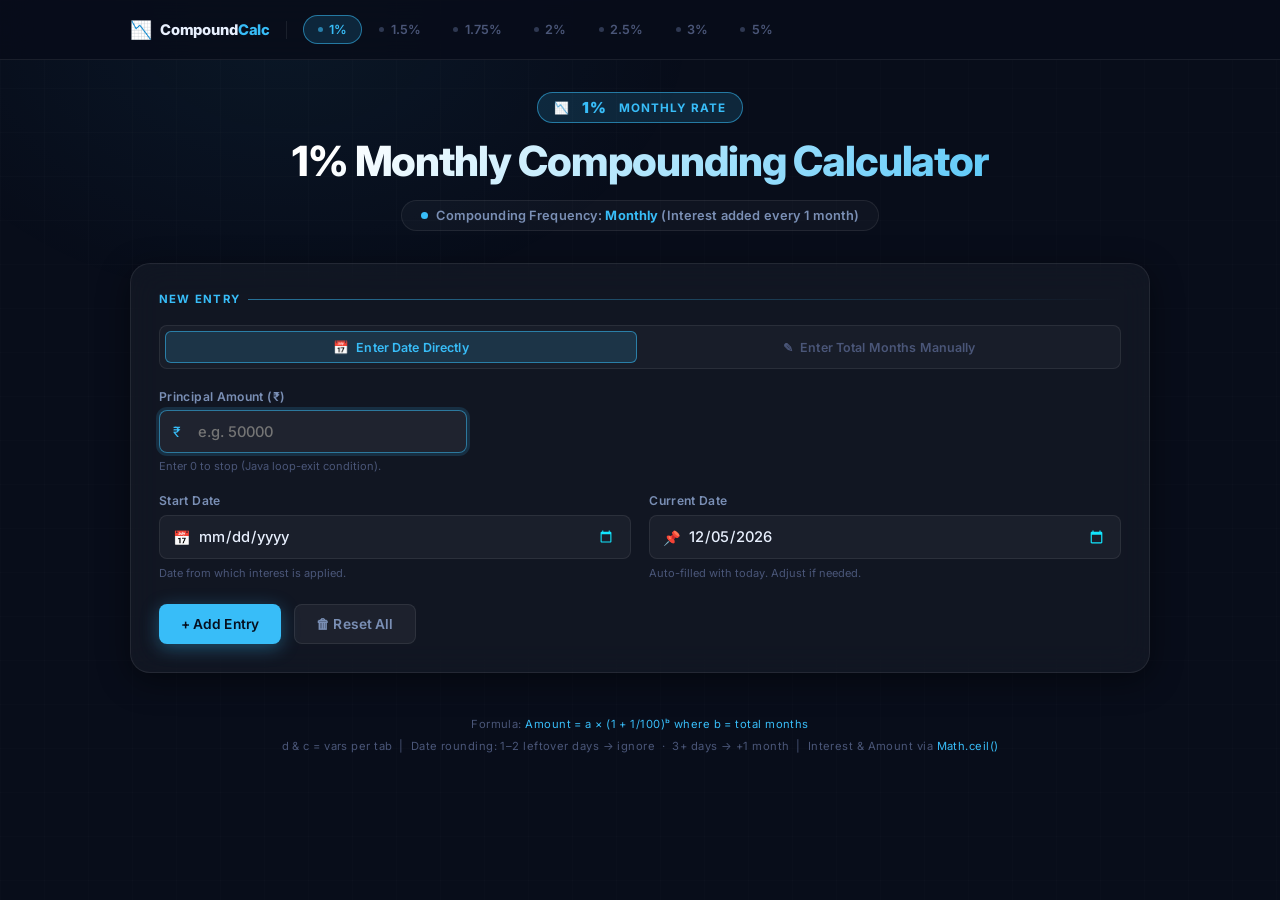
<file: index.html>
﻿<!DOCTYPE html>
<html lang="en">
<head>
  <meta charset="UTF-8" />
  <meta name="viewport" content="width=device-width, initial-scale=1.0" />
  <title>CompoundCalc - Multi-Rate Interest Calculator</title>
  <meta name="description" content="Multi-rate compound interest SPA with monthly (1%), annual (1.5%), and semi-annual (1.75%-5%) compounding, auto date-based or manual month calculation." />
  <link rel="preconnect" href="https://fonts.googleapis.com" />
  <link rel="preconnect" href="https://fonts.gstatic.com" crossorigin />
  <link href="https://fonts.googleapis.com/css2?family=Inter:wght@300;400;500;600;700;800;900&display=swap" rel="stylesheet" />
  <style>
    :root {
      --accent:#38bdf8; --accent-dim:rgba(56,189,248,0.15); --accent-glow:rgba(56,189,248,0.35);
      --border-focus:rgba(56,189,248,0.55); --bg-glow:rgba(56,189,248,0.06);
      --shadow-glow:0 0 24px rgba(56,189,248,0.18); --row-hover:rgba(56,189,248,0.06);
      --bg-base:#080d1a; --bg-card:rgba(255,255,255,0.04); --bg-nav:rgba(8,13,26,0.90);
      --border:rgba(255,255,255,0.08); --gold:#f5c842; --gold-dim:rgba(245,200,66,0.12);
      --purple:#a78bfa; --text-primary:#e8f0fe; --text-secondary:#7a8fb5; --text-muted:#4a5678;
      --danger:#ff5f6d; --row-alt:rgba(255,255,255,0.025); --radius-sm:8px; --radius-md:14px;
      --radius-lg:20px; --nav-h:60px; --shadow-card:0 8px 32px rgba(0,0,0,0.45);
      --transition:0.22s cubic-bezier(0.4,0,0.2,1);
    }
    *,*::before,*::after{box-sizing:border-box;margin:0;padding:0}
    html{scroll-behavior:smooth}
    body{font-family:'Inter',sans-serif;background:var(--bg-base);color:var(--text-primary);min-height:100vh;overflow-x:hidden;padding-top:var(--nav-h)}
    body::before{content:'';position:fixed;inset:0;background-image:linear-gradient(rgba(255,255,255,0.013)1px,transparent 1px),linear-gradient(90deg,rgba(255,255,255,0.013)1px,transparent 1px);background-size:44px 44px;pointer-events:none;z-index:0}
    body::after{content:'';position:fixed;top:-30%;left:-10%;width:65%;height:65%;background:radial-gradient(ellipse at center,var(--bg-glow)0%,transparent 70%);pointer-events:none;z-index:0;animation:pulse-bg 9s ease-in-out infinite alternate;transition:background 0.5s ease}
    @keyframes pulse-bg{from{opacity:0.5;transform:scale(1)}to{opacity:1;transform:scale(1.1)}}
    #main-nav{position:fixed;top:0;left:0;right:0;height:var(--nav-h);z-index:200;background:var(--bg-nav);backdrop-filter:blur(20px);-webkit-backdrop-filter:blur(20px);border-bottom:1px solid var(--border)}
    .nav-inner{max-width:1060px;margin:0 auto;padding:0 1.25rem;height:100%;display:flex;align-items:center;gap:1rem}
    .nav-brand{display:flex;align-items:center;gap:0.5rem;font-weight:800;font-size:0.92rem;color:var(--text-primary);text-decoration:none;flex-shrink:0;letter-spacing:-0.01em}
    .nav-brand .brand-icon{font-size:1.1rem}
    .nav-brand .brand-hi{color:var(--accent);transition:color 0.4s ease}
    .nav-sep{width:1px;height:18px;background:var(--border);flex-shrink:0}
    .tab-list{display:flex;align-items:center;gap:0.2rem;overflow-x:auto;flex:1;scrollbar-width:none;-ms-overflow-style:none}
    .tab-list::-webkit-scrollbar{display:none}
    .tab-btn{display:inline-flex;align-items:center;gap:0.4rem;padding:0.38rem 0.85rem;border-radius:100px;font-family:'Inter',sans-serif;font-size:0.79rem;font-weight:600;color:var(--text-muted);background:transparent;border:1px solid transparent;cursor:pointer;white-space:nowrap;transition:all var(--transition)}
    .tab-btn:hover{color:var(--text-secondary);background:rgba(255,255,255,0.05)}
    .tab-btn.active{background:var(--accent-dim);border-color:var(--border-focus);color:var(--accent)}
    .tab-freq-dot{width:5px;height:5px;border-radius:50%;background:currentColor;opacity:0.6;flex-shrink:0}
    .page-wrapper{position:relative;z-index:1;max-width:1060px;margin:0 auto;padding:2rem 1.25rem 4rem}
    header{text-align:center;margin-bottom:2rem;animation:fade-down 0.55s ease both}
    .header-badge{display:inline-flex;align-items:center;gap:0.5rem;background:var(--accent-dim);border:1px solid var(--border-focus);border-radius:100px;padding:0.32rem 1rem;font-size:0.73rem;font-weight:700;letter-spacing:0.09em;color:var(--accent);text-transform:uppercase;margin-bottom:0.9rem;transition:background 0.4s ease,border-color 0.4s ease,color 0.4s ease}
    .badge-rate{font-size:0.95rem;font-weight:900}
    header h1{font-size:clamp(1.7rem,4.5vw,2.6rem);font-weight:800;background:linear-gradient(135deg,#fff 20%,var(--accent)100%);-webkit-background-clip:text;-webkit-text-fill-color:transparent;background-clip:text;line-height:1.15;letter-spacing:-0.025em}
    .freq-banner{display:inline-flex;align-items:center;gap:0.55rem;margin:0.9rem auto 0;padding:0.45rem 1.15rem;border-radius:100px;font-size:0.8rem;font-weight:600;border:1px solid var(--border);background:rgba(255,255,255,0.03);color:var(--text-secondary);transition:all 0.4s ease;letter-spacing:0.01em}
    .freq-banner .freq-dot{width:7px;height:7px;border-radius:50%;background:var(--accent);flex-shrink:0;animation:blink 2.5s ease-in-out infinite;transition:background 0.4s ease}
    @keyframes blink{0%,100%{opacity:1}50%{opacity:0.35}}
    .freq-banner strong{color:var(--accent);transition:color 0.4s ease}
    .glass-card{background:var(--bg-card);backdrop-filter:blur(16px);-webkit-backdrop-filter:blur(16px);border:1px solid var(--border);border-radius:var(--radius-lg);box-shadow:var(--shadow-card);padding:1.75rem;transition:border-color var(--transition),box-shadow var(--transition)}
    .glass-card:hover{border-color:rgba(255,255,255,0.12);box-shadow:var(--shadow-card),var(--shadow-glow)}
    .section-title{font-size:0.71rem;font-weight:700;letter-spacing:0.11em;text-transform:uppercase;color:var(--accent);margin-bottom:1.2rem;display:flex;align-items:center;gap:0.5rem;transition:color 0.4s ease}
    .section-title::after{content:'';flex:1;height:1px;background:linear-gradient(90deg,var(--border-focus),transparent);transition:background 0.4s ease}
    .input-section{margin-bottom:1.5rem}
    .input-mode-toggle{display:flex;gap:0.4rem;margin-bottom:1.25rem;background:rgba(255,255,255,0.03);border:1px solid var(--border);border-radius:var(--radius-sm);padding:0.3rem}
    .mode-btn{flex:1;display:inline-flex;align-items:center;justify-content:center;gap:0.45rem;padding:0.52rem 0.9rem;border-radius:calc(var(--radius-sm) - 2px);font-family:'Inter',sans-serif;font-size:0.78rem;font-weight:600;color:var(--text-muted);background:transparent;border:none;cursor:pointer;transition:all var(--transition);letter-spacing:0.01em;white-space:nowrap}
    .mode-btn:hover{color:var(--text-secondary);background:rgba(255,255,255,0.05)}
    .mode-btn.active{background:var(--accent-dim);color:var(--accent);box-shadow:0 0 0 1px var(--border-focus) inset}
    .form-grid-3{display:grid;grid-template-columns:repeat(3,1fr);gap:1.15rem}
    @media(max-width:680px){.form-grid-3{grid-template-columns:1fr 1fr}}
    @media(max-width:440px){.form-grid-3{grid-template-columns:1fr}}
    .field-group{display:flex;flex-direction:column;gap:0.42rem}
    .field-group label{font-size:0.76rem;font-weight:600;color:var(--text-secondary);letter-spacing:0.03em}
    .input-wrap{position:relative;display:flex;align-items:center}
    .input-wrap .icon{position:absolute;left:0.85rem;font-size:0.88rem;color:var(--text-muted);pointer-events:none;transition:color var(--transition);z-index:1}
    .input-wrap:focus-within .icon{color:var(--accent)}
    .field-group input[type="number"],.field-group input[type="date"]{width:100%;padding:0.7rem 0.9rem 0.7rem 2.35rem;background:rgba(255,255,255,0.04);border:1.5px solid var(--border);border-radius:var(--radius-sm);color:var(--text-primary);font-family:'Inter',sans-serif;font-size:0.92rem;font-weight:500;outline:none;transition:border-color var(--transition),box-shadow var(--transition),background var(--transition);color-scheme:dark}
    .field-group input[type="date"]::-webkit-calendar-picker-indicator{filter:brightness(0.65)sepia(1)saturate(6)hue-rotate(140deg);cursor:pointer}
    .field-group input:focus{border-color:var(--border-focus);background:rgba(255,255,255,0.06);box-shadow:0 0 0 3px var(--accent-dim)}
    .field-hint{font-size:0.69rem;color:var(--text-muted);line-height:1.4}
    #date-fields-row{display:grid;grid-template-columns:1fr 1fr;gap:1.15rem}
    @media(max-width:440px){#date-fields-row{grid-template-columns:1fr}}
    #date-fields-row.hidden{display:none}
    #manual-months-row{display:none}
    #manual-months-row.show{display:grid;grid-template-columns:repeat(3,1fr);gap:1.15rem}
    @media(max-width:680px){#manual-months-row.show{grid-template-columns:1fr 1fr}}
    @media(max-width:440px){#manual-months-row.show{grid-template-columns:1fr}}
    .date-preview{display:none;margin-top:1.3rem;border:1px solid rgba(167,139,250,0.28);border-radius:var(--radius-md);background:rgba(167,139,250,0.05);padding:1.1rem 1.3rem}
    .date-preview.show{display:block;animation:expand-in 0.3s cubic-bezier(0.34,1.56,0.64,1)both}
    @keyframes expand-in{from{opacity:0;transform:scaleY(0.88);transform-origin:top}to{opacity:1;transform:scaleY(1)}}
    .dp-title{font-size:0.67rem;font-weight:800;letter-spacing:0.1em;text-transform:uppercase;color:var(--purple);margin-bottom:0.9rem}
    .dp-grid{display:grid;grid-template-columns:repeat(3,1fr);gap:0.7rem;margin-bottom:0.85rem}
    @media(max-width:480px){.dp-grid{grid-template-columns:1fr 1fr}}
    .dp-cell-label{font-size:0.63rem;font-weight:700;letter-spacing:0.09em;text-transform:uppercase;color:var(--text-muted);margin-bottom:0.2rem}
    .dp-cell-value{font-size:0.9rem;font-weight:600}
    .v-purple{color:var(--purple)}.v-accent{color:var(--accent);transition:color 0.4s ease}.v-gold{color:var(--gold);font-size:1.05rem;font-weight:800}
    .dp-rule{padding-top:0.75rem;border-top:1px solid var(--border);font-size:0.78rem;color:var(--text-secondary);line-height:1.55}
    .dp-rule strong{color:var(--purple)}.dp-rule .hi{color:var(--accent);font-weight:700;transition:color 0.4s ease}
    .rounding-badge{display:inline-flex;align-items:center;gap:0.3rem;margin-top:0.48rem;padding:0.2rem 0.68rem;border-radius:100px;font-size:0.68rem;font-weight:700}
    .rounding-badge.down{background:rgba(74,86,120,0.3);border:1px solid rgba(74,86,120,0.45);color:var(--text-secondary)}
    .rounding-badge.up{background:var(--accent-dim);border:1px solid var(--border-focus);color:var(--accent)}
    .btn-row{display:flex;gap:0.8rem;margin-top:1.4rem;flex-wrap:wrap}
    .btn{display:inline-flex;align-items:center;gap:0.42rem;padding:0.68rem 1.35rem;border-radius:var(--radius-sm);font-family:'Inter',sans-serif;font-size:0.86rem;font-weight:600;cursor:pointer;border:none;transition:all var(--transition);letter-spacing:0.01em}
    .btn:active{transform:scale(0.97)}
    .btn-primary{background:var(--accent);color:#06101f;box-shadow:0 4px 18px var(--accent-glow);transition:background 0.4s ease,box-shadow 0.4s ease,filter var(--transition),transform var(--transition)}
    .btn-primary:hover{filter:brightness(1.1);box-shadow:0 6px 26px var(--accent-glow);transform:translateY(-1px)}
    .btn-secondary{background:rgba(255,255,255,0.05);color:var(--text-secondary);border:1.5px solid var(--border)}
    .btn-secondary:hover{color:var(--danger);border-color:rgba(255,95,109,0.4);background:rgba(255,95,109,0.07)}
    .alert{display:none;align-items:center;gap:0.55rem;padding:0.65rem 1rem;border-radius:var(--radius-sm);font-size:0.82rem;font-weight:500;margin-top:1rem}
    .alert.show{display:flex;animation:shake 0.33s ease}
    .alert-error{background:rgba(255,95,109,0.1);border:1px solid rgba(255,95,109,0.35);color:var(--danger)}
    .alert-info{background:var(--accent-dim);border:1px solid var(--border-focus);color:var(--accent)}
    @keyframes shake{0%,100%{transform:translateX(0)}25%{transform:translateX(-5px)}75%{transform:translateX(5px)}}
    .summary-row{display:none;grid-template-columns:repeat(4,1fr);gap:1rem;margin-bottom:1.5rem}
    .summary-row.show{display:grid;animation:fade-up 0.4s ease both}
    @media(max-width:680px){.summary-row{grid-template-columns:repeat(2,1fr)}}
    @media(max-width:380px){.summary-row{grid-template-columns:1fr}}
    .chip{background:var(--bg-card);border:1px solid var(--border);border-radius:var(--radius-md);padding:0.95rem 1.1rem;display:flex;flex-direction:column;gap:0.25rem;transition:all var(--transition)}
    .chip:hover{border-color:var(--border-focus);box-shadow:var(--shadow-glow)}
    .chip-label{font-size:0.63rem;font-weight:700;text-transform:uppercase;letter-spacing:0.1em;color:var(--text-muted)}
    .chip-value{font-size:1.15rem;font-weight:800;letter-spacing:-0.02em}
    .c-p{color:var(--text-primary)}.c-m{color:var(--purple)}.c-i{color:var(--accent);transition:color 0.4s ease}.c-a{color:var(--gold)}
    .table-section{display:none;animation:fade-up 0.45s ease both}.table-section.show{display:block}
    .table-header-row{display:flex;justify-content:space-between;align-items:center;margin-bottom:1rem}
    .entry-badge{display:inline-flex;align-items:center;background:var(--accent-dim);border:1px solid var(--border-focus);border-radius:100px;padding:0.2rem 0.75rem;font-size:0.73rem;font-weight:700;color:var(--accent);transition:background 0.4s ease,border-color 0.4s ease,color 0.4s ease}
    .table-scroll{overflow-x:auto;border-radius:var(--radius-md)}
    table{width:100%;border-collapse:collapse;font-size:0.85rem}
    thead tr{background:linear-gradient(135deg,var(--accent-dim)0%,rgba(255,255,255,0.02)100%)}
    thead th{padding:0.82rem 0.95rem;font-size:0.66rem;font-weight:700;letter-spacing:0.09em;text-transform:uppercase;color:var(--accent);border-bottom:1px solid var(--border-focus);white-space:nowrap;text-align:right;transition:color 0.4s ease}
    thead th:first-child{text-align:center}thead th.th-m{color:var(--purple);text-align:center}
    tbody tr{border-bottom:1px solid var(--border);transition:background var(--transition)}
    tbody tr:nth-child(even){background:var(--row-alt)}tbody tr:hover{background:var(--row-hover)}
    tbody tr.anim{animation:row-pop 0.32s cubic-bezier(0.34,1.56,0.64,1)both}
    @keyframes row-pop{from{opacity:0;transform:translateY(-6px)scale(0.987)}to{opacity:1;transform:translateY(0)scale(1)}}
    tbody td{padding:0.7rem 0.95rem;text-align:right;color:var(--text-secondary);font-variant-numeric:tabular-nums;white-space:nowrap}
    tbody td:first-child{text-align:center;color:var(--text-muted);font-weight:700;font-size:0.75rem}
    .td-p{color:var(--text-primary)!important;font-weight:600!important}.td-m{color:var(--purple)!important;font-weight:600!important;text-align:center!important}.td-i{color:var(--accent)!important;transition:color 0.4s ease}.td-a{color:var(--gold)!important;font-weight:600!important}
    tfoot tr{background:linear-gradient(135deg,var(--gold-dim,rgba(245,200,66,0.12))0%,transparent 100%);border-top:2px solid rgba(245,200,66,0.32)}
    tfoot td{padding:0.88rem 0.95rem;text-align:right;font-weight:700;font-variant-numeric:tabular-nums;white-space:nowrap}
    tfoot td:first-child{text-align:center;font-size:0.66rem;font-weight:800;letter-spacing:0.09em;text-transform:uppercase;color:var(--gold)}
    .tf-p{color:var(--text-primary)}.tf-m{color:var(--purple);text-align:center!important}.tf-i{color:var(--accent);transition:color 0.4s ease}.tf-a{color:var(--gold);font-size:0.94rem}
    footer{text-align:center;margin-top:2.5rem;color:var(--text-muted);font-size:0.7rem;letter-spacing:0.04em;line-height:2}
    footer .f-a{color:var(--accent);transition:color 0.4s ease}
    @keyframes fade-down{from{opacity:0;transform:translateY(-16px)}to{opacity:1;transform:translateY(0)}}
    @keyframes fade-up{from{opacity:0;transform:translateY(16px)}to{opacity:1;transform:translateY(0)}}
    input[type=number]::-webkit-inner-spin-button,input[type=number]::-webkit-outer-spin-button{-webkit-appearance:none;margin:0}
    input[type=number]{-moz-appearance:textfield}
    ::-webkit-scrollbar{width:5px;height:5px}::-webkit-scrollbar-track{background:transparent}
    ::-webkit-scrollbar-thumb{background:var(--accent-dim);border-radius:10px}::-webkit-scrollbar-thumb:hover{background:var(--accent-glow)}
  </style>
</head><body>
  <nav id="main-nav">
    <div class="nav-inner">
      <a href="#" class="nav-brand" id="nav-brand" onclick="return false;">
        <span class="brand-icon">&#128201;</span>
        <span>Compound<span class="brand-hi">Calc</span></span>
      </a>
      <div class="nav-sep"></div>
      <div class="tab-list" id="tab-list" role="tablist" aria-label="Interest Rate Tabs">
        <!-- Tabs injected by JS -->
      </div>
    </div>
  </nav>

  <div class="page-wrapper">
    <header>
      <div class="header-badge">
        &#128201;&nbsp;<span class="badge-rate" id="lbl-badge">1%</span>&nbsp;Monthly Rate
      </div>
      <h1 id="lbl-h1">1% Monthly Compounding Calculator</h1>
      <div class="freq-banner" id="freq-banner">
        <span class="freq-dot"></span>
        <span id="freq-text">Compounding Frequency: <strong>Monthly</strong> (Interest added every 1 month)</span>
      </div>
    </header>

    <div class="glass-card input-section">
      <div class="section-title">New Entry</div>

      <!-- Input Mode Toggle -->
      <div class="input-mode-toggle" role="group" aria-label="Time input method">
        <button class="mode-btn active" id="mode-btn-date" type="button" onclick="setInputMode('date')">
          <span>&#128197;</span> Enter Date Directly
        </button>
        <button class="mode-btn" id="mode-btn-manual" type="button" onclick="setInputMode('manual')">
          <span>&#9998;</span> Enter Total Months Manually
        </button>
      </div>

      <!-- Principal (always visible) -->
      <div class="form-grid-3" style="margin-bottom:1.15rem;">
        <div class="field-group">
          <label for="inp-principal">Principal Amount (&#8377;)</label>
          <div class="input-wrap">
            <span class="icon" aria-hidden="true">&#8377;</span>
            <input type="number" id="inp-principal" placeholder="e.g. 50000" min="0" step="any" autocomplete="off" />
          </div>
          <span class="field-hint">Enter 0 to stop (Java loop-exit condition).</span>
        </div>
      </div>

      <!-- Date Fields (shown in date mode) -->
      <div id="date-fields-row">
        <div class="field-group">
          <label for="inp-start-date">Start Date</label>
          <div class="input-wrap">
            <span class="icon" aria-hidden="true">&#128197;</span>
            <input type="date" id="inp-start-date" autocomplete="off" />
          </div>
          <span class="field-hint">Date from which interest is applied.</span>
        </div>
        <div class="field-group">
          <label for="inp-current-date">Current Date</label>
          <div class="input-wrap">
            <span class="icon" aria-hidden="true">&#128204;</span>
            <input type="date" id="inp-current-date" autocomplete="off" />
          </div>
          <span class="field-hint">Auto-filled with today. Adjust if needed.</span>
        </div>
      </div>

      <!-- Manual Months Field (shown in manual mode) -->
      <div id="manual-months-row">
        <div class="field-group">
          <label for="inp-months">Total Months (b)</label>
          <div class="input-wrap">
            <span class="icon" aria-hidden="true">&#128337;</span>
            <input type="number" id="inp-months" placeholder="e.g. 24" min="1" step="1" autocomplete="off" />
          </div>
          <span class="field-hint">Enter the number of months directly.</span>
        </div>
      </div>

      <!-- Date Difference Preview -->
      <div class="date-preview" id="date-preview">
        <div class="dp-title">&#128336; Date Difference Breakdown</div>
        <div class="dp-grid">
          <div><div class="dp-cell-label">Start Date</div><div class="dp-cell-value v-purple" id="dp-start">&#8212;</div></div>
          <div><div class="dp-cell-label">Current Date</div><div class="dp-cell-value v-accent" id="dp-end">&#8212;</div></div>
          <div><div class="dp-cell-label">Months Used (b)</div><div class="dp-cell-value v-gold" id="dp-months">&#8212;</div></div>
        </div>
        <div class="dp-rule">
          Raw difference: <span id="dp-raw">&#8212;</span> &mdash; <span id="dp-desc"></span>
          <br/><span class="rounding-badge" id="dp-pill"></span>
        </div>
      </div>

      <!-- Alerts -->
      <div class="alert alert-error" id="alert-error" role="alert" aria-live="polite">
        <span>&#9888;</span> <span id="alert-msg">Error</span>
      </div>
      <div class="alert alert-info" id="alert-info" role="status" aria-live="polite">
        <span>&#8505;</span> Principal is 0 &#8212; entry not added (Java loop-exit condition).
      </div>

      <div class="btn-row">
        <button class="btn btn-primary" id="btn-add" type="button">&#43; Add Entry</button>
        <button class="btn btn-secondary" id="btn-reset" type="button">&#128465; Reset All</button>
      </div>
    </div>

    <!-- Summary Chips -->
    <div class="summary-row" id="summary-row">
      <div class="chip"><div class="chip-label">Total Principal</div><div class="chip-value c-p" id="chip-p">0</div></div>
      <div class="chip"><div class="chip-label">Total Months (b)</div><div class="chip-value c-m" id="chip-m">0</div></div>
      <div class="chip"><div class="chip-label">Total Interest</div><div class="chip-value c-i" id="chip-i">0</div></div>
      <div class="chip"><div class="chip-label">Grand Total Amount</div><div class="chip-value c-a" id="chip-a">0</div></div>
    </div>

    <!-- Results Table -->
    <div class="table-section glass-card" id="table-section">
      <div class="table-header-row">
        <div class="section-title" style="margin-bottom:0;flex:1;">Calculation Results</div>
        <div class="entry-badge" id="entry-badge">0 entries</div>
      </div>
      <div class="table-scroll">
        <table aria-label="Compound Interest Results">
          <thead>
            <tr>
              <th scope="col">Count</th>
              <th scope="col">Principal (&#8377;)</th>
              <th scope="col" class="th-m">Months (b)</th>
              <th scope="col">Interest (&#8377;)</th>
              <th scope="col">Total Amount (&#8377;)</th>
            </tr>
          </thead>
          <tbody id="table-body"></tbody>
          <tfoot>
            <tr>
              <td>Totals</td>
              <td class="tf-p" id="tf-p">0</td>
              <td class="tf-m" id="tf-m">0</td>
              <td class="tf-i" id="tf-i">0</td>
              <td class="tf-a" id="tf-a">0</td>
            </tr>
          </tfoot>
        </table>
      </div>
    </div>

    <footer id="page-footer">
      Formula: <span class="f-a" id="lbl-formula"></span><br/>
      d &amp; c = vars per tab &nbsp;|&nbsp; Date rounding: 1&#8211;2 leftover days &#8594; ignore &nbsp;&#183;&nbsp; 3+ days &#8594; +1 month &nbsp;|&nbsp;
      Interest &amp; Amount via <span class="f-a">Math.ceil()</span>
    </footer>
  </div>
  <script>
    /* ================================================================
       CompoundCalc SPA
       RATES:
         r1  (1%)   monthly: amount = a*(1+rate/100)^b
         r15 (1.5%) annual:  d=b%12; c=(b-d)/12; amount=a*(1+12r/100)^c*(1+dr/100)
         others semi-annual: d=b%6;  c=(b-d)/6;  amount=a*(1+6r/100)^c*(1+dr/100)
       No Math.floor in compounding - strict (b-d)/N integer division.
       Input modes: 'date' -> calcMonths()->b  |  'manual' -> user types b
       Display (Ankur.java): principal=floor, interest=ceil, amount=ceil
    ================================================================ */

    var RATES = [
      { id:'r1',   rate:1,    label:'1%',    accent:'#38bdf8', rgb:'56,189,248',  monthly:true,  annual:false },
      { id:'r15',  rate:1.5,  label:'1.5%',  accent:'#34d399', rgb:'52,211,153',  monthly:false, annual:true  },
      { id:'r175', rate:1.75, label:'1.75%', accent:'#10d9a0', rgb:'16,217,160',  monthly:false, annual:false },
      { id:'r2',   rate:2,    label:'2%',    accent:'#a78bfa', rgb:'167,139,250', monthly:false, annual:false },
      { id:'r25',  rate:2.5,  label:'2.5%',  accent:'#00e6c8', rgb:'0,230,200',   monthly:false, annual:false },
      { id:'r3',   rate:3,    label:'3%',    accent:'#f59e0b', rgb:'245,158,11',  monthly:false, annual:false },
      { id:'r5',   rate:5,    label:'5%',    accent:'#f43f5e', rgb:'244,63,94',   monthly:false, annual:false }
    ];

    var tabState = {};
    RATES.forEach(function(r){ tabState[r.id]={entries:[]}; });

    var currentTab = RATES[0];
    var inputMode  = 'date';

    function applyTheme(r) {
      var root = document.documentElement;
      root.style.setProperty('--accent',       r.accent);
      root.style.setProperty('--accent-dim',   'rgba('+r.rgb+',0.15)');
      root.style.setProperty('--accent-glow',  'rgba('+r.rgb+',0.35)');
      root.style.setProperty('--border-focus', 'rgba('+r.rgb+',0.55)');
      root.style.setProperty('--bg-glow',      'rgba('+r.rgb+',0.06)');
      root.style.setProperty('--shadow-glow',  '0 0 24px rgba('+r.rgb+',0.18)');
      root.style.setProperty('--row-hover',    'rgba('+r.rgb+',0.06)');
    }

    function buildTabs() {
      var list = document.getElementById('tab-list');
      list.innerHTML = '';
      RATES.forEach(function(r) {
        var btn = document.createElement('button');
        btn.className = 'tab-btn' + (r.id===currentTab.id?' active':'');
        btn.setAttribute('role','tab');
        btn.setAttribute('aria-selected', r.id===currentTab.id?'true':'false');
        btn.setAttribute('data-id', r.id);
        btn.innerHTML = '<span class="tab-freq-dot"></span>' + r.label;
        btn.addEventListener('click', function(){ switchTab(r.id); });
        list.appendChild(btn);
      });
    }

    function switchTab(id) {
      var r = RATES.find(function(x){ return x.id===id; });
      if (!r || r.id===currentTab.id) return;
      currentTab = r;
      applyTheme(r);
      updateTabButtons();
      updateHeaderText();
      renderCurrentTable();
      updateSummary();
      clearAlerts();
      clearForm();
      hideDatePreview();
    }

    function updateTabButtons() {
      document.querySelectorAll('.tab-btn').forEach(function(btn) {
        var active = btn.getAttribute('data-id')===currentTab.id;
        btn.classList.toggle('active', active);
        btn.setAttribute('aria-selected', active?'true':'false');
      });
    }

    /* ---- Header / freq text ---- */
    function updateHeaderText() {
      var r = currentTab;
      setText('lbl-badge', r.label);
      document.title = r.label + ' Compound Interest Calculator';
      if (r.monthly) {
        setText('lbl-h1', r.label + ' Monthly Compounding Calculator');
        document.getElementById('freq-text').innerHTML =
          'Compounding Frequency: <strong>Monthly</strong> (Interest added every 1 month)';
        setText('lbl-formula', 'Amount = a \u00d7 (1 + '+r.rate+'/100)\u1d47  where b = total months');
      } else if (r.annual) {
        setText('lbl-h1', r.label + ' Annual Compounding Calculator');
        document.getElementById('freq-text').innerHTML =
          'Compounding Frequency: <strong>Annually</strong> (Interest added every 12 months)';
        setText('lbl-formula',
          'Amount = a \u00d7 (1 + 12\u00d7'+r.rate+'/100)\u1d9c \u00d7 (1 + d\u00d7'+r.rate+'/100)' +
          '  |  d = b mod 12, c = (b \u2212 d) / 12');
      } else {
        setText('lbl-h1', r.label + ' Semi-Annual Compounding Calculator');
        document.getElementById('freq-text').innerHTML =
          'Compounding Frequency: <strong>Semi-Annually</strong> (Interest added every 6 months)';
        setText('lbl-formula',
          'Amount = a \u00d7 (1 + 6\u00d7'+r.rate+'/100)\u1d9c \u00d7 (1 + d\u00d7'+r.rate+'/100)' +
          '  |  d = b mod 6, c = (b \u2212 d) / 6');
      }
    }

    /* ---- Input mode toggle ---- */
    function setInputMode(mode) {
      inputMode = mode;
      var dateRow   = document.getElementById('date-fields-row');
      var manualRow = document.getElementById('manual-months-row');
      var preview   = document.getElementById('date-preview');
      var btnDate   = document.getElementById('mode-btn-date');
      var btnManual = document.getElementById('mode-btn-manual');
      if (mode === 'date') {
        dateRow.classList.remove('hidden');
        manualRow.classList.remove('show');
        btnDate.classList.add('active');
        btnManual.classList.remove('active');
      } else {
        dateRow.classList.add('hidden');
        manualRow.classList.add('show');
        preview.classList.remove('show');
        btnManual.classList.add('active');
        btnDate.classList.remove('active');
      }
      clearAlerts();
    }

    /* ---- Display helpers (Ankur.java rules) ---- */
    function dP(n){ return Math.floor(n); }
    function dI(n){ return Math.ceil(n);  }
    function dA(n){ return Math.ceil(n);  }
    function setText(id,val){ var el=document.getElementById(id); if(el) el.textContent=val; }
    function fmtNum(n){ return n.toLocaleString('en-IN'); }
    function todayLocal(){ var t=new Date(); return new Date(t.getFullYear(),t.getMonth(),t.getDate()); }
    function toInputValue(d){ return d.getFullYear()+'-'+String(d.getMonth()+1).padStart(2,'0')+'-'+String(d.getDate()).padStart(2,'0'); }
    function parseInputDate(val){ var p=val.split('-'); return new Date(+p[0],+p[1]-1,+p[2]); }
    function fmtDate(d){ var M=['Jan','Feb','Mar','Apr','May','Jun','Jul','Aug','Sep','Oct','Nov','Dec']; return d.getDate()+' '+M[d.getMonth()]+' '+d.getFullYear(); }

    /* ---- Date -> Months (rounding rule strictly preserved) ---- */
    function calcMonths(startDate, endDate) {
      var sy=startDate.getFullYear(), sm=startDate.getMonth(), sd=startDate.getDate();
      var ny=endDate.getFullYear(),   nm=endDate.getMonth();
      var totalM = (ny-sy)*12 + (nm-sm);
      var advDate = new Date(sy, sm+totalM, sd);
      var rawDays = Math.floor((endDate - advDate) / 86400000);
      var roundedUp = (rawDays >= 3);
      if (roundedUp) totalM++;
      var preM = roundedUp ? totalM-1 : totalM;
      return { b:totalM, rawYears:Math.floor(preM/12), rawMonths:preM%12, rawDays:rawDays, roundedUp:roundedUp };
    }

    /* ---- Live date preview ---- */
    var inpStartDate, inpCurrentDate, datePreviewEl;

    function updatePreview() {
      if (!inpStartDate||!inpCurrentDate||!datePreviewEl||inputMode!=='date') return;
      var sv=inpStartDate.value, ev=inpCurrentDate.value;
      if (!sv||!ev){ datePreviewEl.classList.remove('show'); return; }
      var sd=parseInputDate(sv), ed=parseInputDate(ev);
      if (sd>=ed){ datePreviewEl.classList.remove('show'); return; }
      var info=calcMonths(sd,ed);
      setText('dp-start', fmtDate(sd));
      setText('dp-end',   fmtDate(ed));
      setText('dp-months', info.b+' months');
      var parts=[];
      if(info.rawYears>0)  parts.push(info.rawYears +(info.rawYears===1?' yr':' yrs'));
      if(info.rawMonths>0) parts.push(info.rawMonths+(info.rawMonths===1?' month':' months'));
      if(info.rawDays>0)   parts.push(info.rawDays  +(info.rawDays===1?' day':' days'));
      var rawEl=document.getElementById('dp-raw'),descEl=document.getElementById('dp-desc'),pillEl=document.getElementById('dp-pill');
      if(rawEl) rawEl.innerHTML='<strong>'+(parts.join(', ')||'0 days')+'</strong>';
      if(descEl&&pillEl){
        if(info.roundedUp){
          descEl.innerHTML='Days &ge; 3 &rarr; rounded <span class="hi">up</span> to '+info.b+' months';
          pillEl.textContent='\u2191 Rounded up (+1 month)'; pillEl.className='rounding-badge up';
        } else {
          descEl.innerHTML='Days &le; 2 &rarr; leftover days <span class="hi">ignored</span>, using '+info.b+' months';
          pillEl.textContent='\u2193 Rounded down (days ignored)'; pillEl.className='rounding-badge down';
        }
      }
      datePreviewEl.classList.add('show');
    }
    function hideDatePreview(){ if(datePreviewEl) datePreviewEl.classList.remove('show'); }

    /* ---- Alerts ---- */
    function clearAlerts(){
      var ae=document.getElementById('alert-error'),ai=document.getElementById('alert-info');
      if(ae) ae.classList.remove('show'); if(ai) ai.classList.remove('show');
    }
    function showError(msg,focusEl){
      var ae=document.getElementById('alert-error'),am=document.getElementById('alert-msg'),ai=document.getElementById('alert-info');
      if(am) am.textContent=msg; if(ae) ae.classList.add('show'); if(ai) ai.classList.remove('show');
      if(focusEl) focusEl.focus();
    }

    /* ---- Add Entry ---- */
    var inpPrincipal;

    function addEntry() {
      clearAlerts();

      /* 1. Principal */
      var rawA = inpPrincipal ? inpPrincipal.value.trim() : '';
      if (!rawA){ showError('Please enter a Principal amount.', inpPrincipal); return; }
      var a = parseFloat(rawA);
      if (isNaN(a)||a<0){ showError('Principal must be a non-negative number.', inpPrincipal); return; }
      if (a===0){
        var ai=document.getElementById('alert-info'); if(ai) ai.classList.add('show');
        clearForm(); hideDatePreview(); if(inpPrincipal) inpPrincipal.focus(); return;
      }

      /* 2. Acquire b */
      var b;
      if (inputMode==='date'){
        var sv = inpStartDate ? inpStartDate.value : '';
        var ev = inpCurrentDate ? inpCurrentDate.value : '';
        if (!sv){ showError('Please select a Start Date.', inpStartDate); return; }
        var sd = parseInputDate(sv);
        var ed = ev ? parseInputDate(ev) : todayLocal();
        if (sd>=ed){ showError('Start Date must be before Current Date.', inpStartDate); return; }
        var info = calcMonths(sd,ed);
        if (info.b<=0){ showError('Difference must be at least 1 month.', inpStartDate); return; }
        b = info.b;
      } else {
        var inpMonths = document.getElementById('inp-months');
        var rawB = inpMonths ? inpMonths.value.trim() : '';
        if (!rawB){ showError('Please enter the Total Months (b).', inpMonths); return; }
        b = parseInt(rawB, 10);
        if (isNaN(b)||b<1){ showError('Total Months must be a positive whole number.', inpMonths); return; }
      }

      /* 3. Calculate
         Rule 1 - 1%   Monthly:       amount = a * Math.pow(1 + (currentRate / 100), b)
         Rule 2 - 1.5% Annual:        d=b%12; c=(b-d)/12; amount=a*Math.pow(1+(12*rate/100),c)*(1+(d*rate)/100)
         Rule 3 - Others Semi-Annual: d=b%6;  c=(b-d)/6;  amount=a*Math.pow(1+(6*rate/100),c)*(1+(d*rate)/100)
         No Math.floor used - strict integer division via (b-d)/N */
      var currentRate = currentTab.rate;
      var amount;

      if (currentTab.monthly) {
        /* Rule 1: 1% - Monthly compounding every single month */
        amount = a * Math.pow(1 + (currentRate / 100), b);

      } else if (currentTab.annual) {
        /* Rule 2: 1.5% - Annual compounding every 12 months */
        let d = b % 12;
        let c = (b - d) / 12;
        amount = a * Math.pow(1 + (12 * currentRate / 100), c) * (1 + (d * currentRate) / 100);

      } else {
        /* Rule 3: Semi-Annual - compounding every 6 months */
        let d = b % 6;
        let c = (b - d) / 6;
        amount = a * Math.pow(1 + (6 * currentRate / 100), c) * (1 + (d * currentRate) / 100);
      }

      tabState[currentTab.id].entries.push({ principal:a, interest:amount-a, months:b, amount:amount });
      renderCurrentTable();
      updateSummary();
      clearForm();
      hideDatePreview();
      if (inpPrincipal) inpPrincipal.focus();
    }

    /* ---- Render table ---- */
    function renderCurrentTable() {
      var entries=tabState[currentTab.id].entries;
      var tableSection=document.getElementById('table-section');
      var summaryRow=document.getElementById('summary-row');
      var tableBody=document.getElementById('table-body');
      var badge=document.getElementById('entry-badge');
      var hasEntries=entries.length>0;
      if(tableSection) tableSection.classList.toggle('show',hasEntries);
      if(summaryRow)   summaryRow.classList.toggle('show',hasEntries);
      if(!tableBody) return;
      tableBody.innerHTML='';
      entries.forEach(function(e,i){
        var tr=document.createElement('tr'); tr.className='anim';
        tr.innerHTML='<td>'+(i+1)+'</td>'+
          '<td class="td-p">'+fmtNum(dP(e.principal))+'</td>'+
          '<td class="td-m">'+e.months+'</td>'+
          '<td class="td-i">'+fmtNum(dI(e.interest))+'</td>'+
          '<td class="td-a">'+fmtNum(dA(e.amount))+'</td>';
        tableBody.appendChild(tr);
      });
      if(badge) badge.textContent=entries.length===1?'1 entry':entries.length+' entries';
    }

    /* ---- Summary chips ---- */
    function updateSummary() {
      var entries=tabState[currentTab.id].entries;
      var totP=entries.reduce(function(s,e){return s+dP(e.principal);},0);
      var totM=entries.reduce(function(s,e){return s+e.months;},0);
      var totI=entries.reduce(function(s,e){return s+dI(e.interest);},0);
      var totA=entries.reduce(function(s,e){return s+dA(e.amount);},0);
      setText('chip-p',fmtNum(totP)); setText('chip-m',totM);
      setText('chip-i',fmtNum(totI)); setText('chip-a',fmtNum(totA));
      setText('tf-p',fmtNum(totP)); setText('tf-m',totM);
      setText('tf-i',fmtNum(totI)); setText('tf-a',fmtNum(totA));
    }

    /* ---- Reset ---- */
    function resetCurrentTab() {
      tabState[currentTab.id].entries=[];
      renderCurrentTable(); updateSummary(); clearAlerts(); clearForm(); hideDatePreview();
      if(inpPrincipal) inpPrincipal.focus();
    }

    function clearForm() {
      if(inpPrincipal) inpPrincipal.value='';
      if(inpStartDate) inpStartDate.value='';
      var im=document.getElementById('inp-months'); if(im) im.value='';
    }

    /* ---- Init ---- */
    document.addEventListener('DOMContentLoaded', function () {
      applyTheme(currentTab);
      buildTabs();
      updateHeaderText();

      inpPrincipal   = document.getElementById('inp-principal');
      inpStartDate   = document.getElementById('inp-start-date');
      inpCurrentDate = document.getElementById('inp-current-date');
      datePreviewEl  = document.getElementById('date-preview');

      if (inpCurrentDate) inpCurrentDate.value = toInputValue(todayLocal());
      if (inpStartDate) {
        inpStartDate.setAttribute('max', toInputValue(todayLocal()));
        inpStartDate.addEventListener('change', updatePreview);
      }
      if (inpCurrentDate) inpCurrentDate.addEventListener('change', updatePreview);

      var btnAdd=document.getElementById('btn-add'), btnReset=document.getElementById('btn-reset');
      if(btnAdd)   btnAdd.addEventListener('click', addEntry);
      if(btnReset) btnReset.addEventListener('click', resetCurrentTab);

      if (inpPrincipal) {
        inpPrincipal.addEventListener('keydown', function(e){ if(e.key==='Enter') addEntry(); });
        inpPrincipal.focus();
      }
      var inpMonths=document.getElementById('inp-months');
      if(inpMonths) inpMonths.addEventListener('keydown', function(e){ if(e.key==='Enter') addEntry(); });

      updateSummary();
    });
  </script>

</body>
</html>
</file>
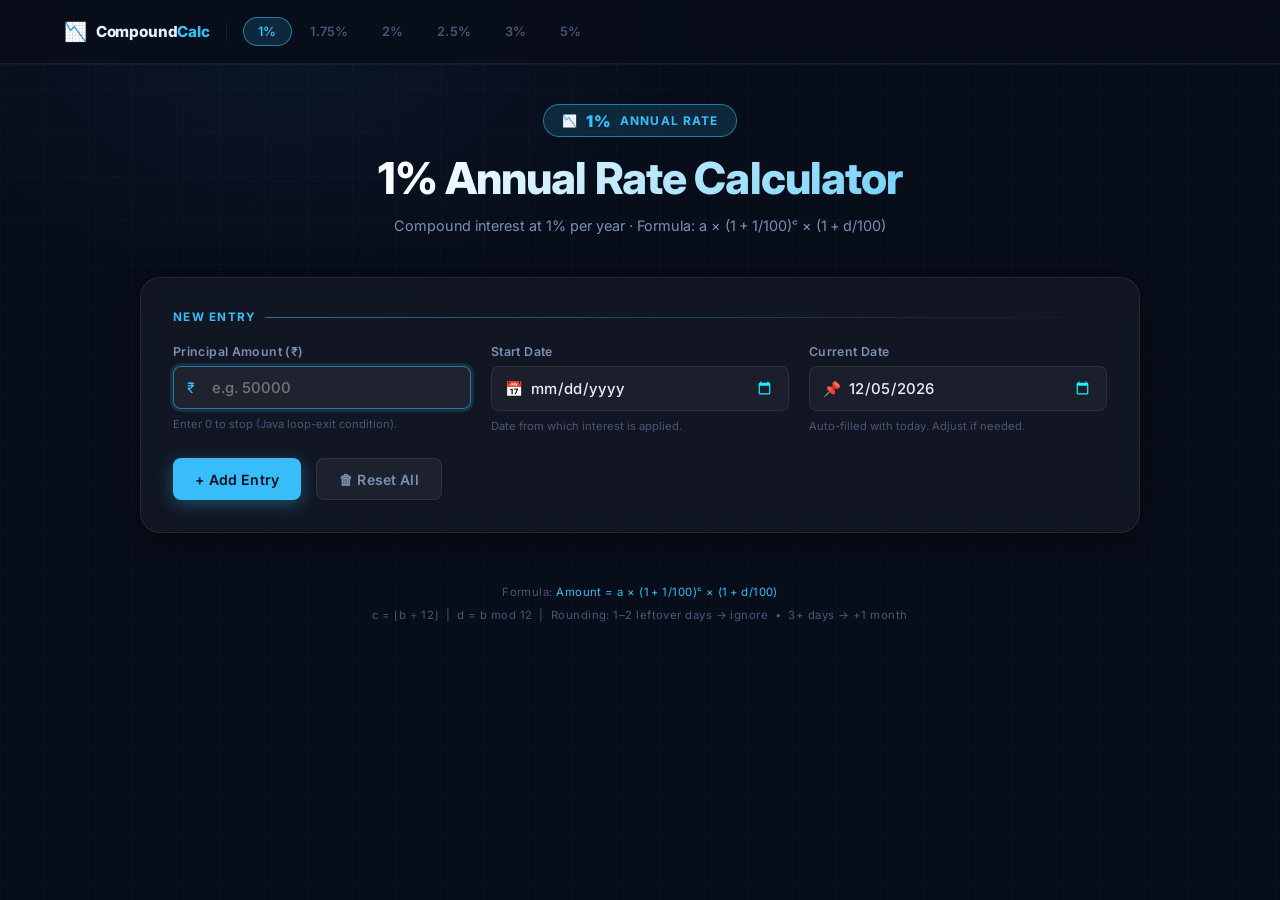
<file: rate-1.html>
<!DOCTYPE html>
<html lang="en">
<head>
  <meta charset="UTF-8" />
  <meta name="viewport" content="width=device-width, initial-scale=1.0" />
  <title>1% Compound Interest Calculator</title>
  <meta name="description" content="Compound interest calculator at 1% annual rate with automatic date-based month calculation." />
  <script>window.RATE_CONFIG = { rate: 1, label: '1%', file: 'rate-1.html', accent: '#38bdf8', rgb: '56,189,248' };</script>
  <link rel="preconnect" href="https://fonts.googleapis.com" />
  <link rel="preconnect" href="https://fonts.gstatic.com" crossorigin />
  <link href="https://fonts.googleapis.com/css2?family=Inter:wght@300;400;500;600;700;800;900&display=swap" rel="stylesheet" />
  <link rel="stylesheet" href="shared.css" />
</head>
<body>

  <nav id="main-nav"></nav>

  <div class="page-wrapper">

    <!-- Header -->
    <header>
      <div class="header-badge">&#128201; <span class="badge-rate" id="lbl-badge">1%</span> Annual Rate</div>
      <h1 id="lbl-h1">1% Annual Rate Calculator</h1>
      <p id="lbl-subtitle">Compound interest calculator</p>
    </header>

    <!-- Input Card -->
    <div class="glass-card input-section">
      <div class="section-title">New Entry</div>

      <div class="form-grid-3">
        <div class="field-group">
          <label for="inp-principal">Principal Amount (&#8377;)</label>
          <div class="input-wrap">
            <span class="icon" aria-hidden="true">&#8377;</span>
            <input type="number" id="inp-principal" placeholder="e.g. 50000" min="0" step="any" autocomplete="off" />
          </div>
          <span class="field-hint">Enter 0 to stop (Java loop-exit condition).</span>
        </div>

        <div class="field-group">
          <label for="inp-start-date">Start Date</label>
          <div class="input-wrap">
            <span class="icon" aria-hidden="true">&#128197;</span>
            <input type="date" id="inp-start-date" autocomplete="off" />
          </div>
          <span class="field-hint">Date from which interest is applied.</span>
        </div>

        <div class="field-group">
          <label for="inp-current-date">Current Date</label>
          <div class="input-wrap">
            <span class="icon" aria-hidden="true">&#128204;</span>
            <input type="date" id="inp-current-date" autocomplete="off" />
          </div>
          <span class="field-hint">Auto-filled with today. Adjust if needed.</span>
        </div>
      </div>

      <!-- Date Diff Preview -->
      <div class="date-preview" id="date-preview">
        <div class="dp-title">&#128336; Date Difference Breakdown</div>
        <div class="dp-grid">
          <div><div class="dp-cell-label">Start Date</div><div class="dp-cell-value v-purple" id="dp-start">—</div></div>
          <div><div class="dp-cell-label">Current Date</div><div class="dp-cell-value v-accent" id="dp-end">—</div></div>
          <div><div class="dp-cell-label">Months Used (b)</div><div class="dp-cell-value v-gold" id="dp-months">—</div></div>
        </div>
        <div class="dp-rule">
          Raw difference: <span id="dp-raw">—</span> &mdash; <span id="dp-desc"></span>
          <br/><span class="rounding-badge" id="dp-pill"></span>
        </div>
      </div>

      <div class="alert alert-error" id="alert-error" role="alert" aria-live="polite">
        <span>&#9888;</span> <span id="alert-msg">Error</span>
      </div>
      <div class="alert alert-info" id="alert-info" role="status" aria-live="polite">
        <span>&#8505;</span> Principal is 0 — entry not added (Java loop-exit condition).
      </div>

      <div class="btn-row">
        <button class="btn btn-primary" id="btn-add" type="button">&#43; Add Entry</button>
        <button class="btn btn-secondary" id="btn-reset" type="button">&#128465; Reset All</button>
      </div>
    </div>

    <!-- Summary Chips -->
    <div class="summary-row" id="summary-row">
      <div class="chip"><div class="chip-label">Total Principal</div><div class="chip-value c-p" id="chip-p">0</div></div>
      <div class="chip"><div class="chip-label">Total Months</div><div class="chip-value c-m" id="chip-m">0</div></div>
      <div class="chip"><div class="chip-label">Total Interest</div><div class="chip-value c-i" id="chip-i">0</div></div>
      <div class="chip"><div class="chip-label">Grand Total Amount</div><div class="chip-value c-a" id="chip-a">0</div></div>
    </div>

    <!-- Results Table -->
    <div class="table-section glass-card" id="table-section">
      <div class="table-header-row">
        <div class="section-title" style="margin-bottom:0;flex:1;">Calculation Results</div>
        <div class="entry-badge" id="entry-badge">0 entries</div>
      </div>
      <div class="table-scroll">
        <table aria-label="Compound Interest Results">
          <thead>
            <tr>
              <th scope="col">Count</th>
              <th scope="col">Principal (&#8377;)</th>
              <th scope="col" class="th-m">Months (b)</th>
              <th scope="col">Interest (&#8377;)</th>
              <th scope="col">Total Amount (&#8377;)</th>
            </tr>
          </thead>
          <tbody id="table-body"></tbody>
          <tfoot>
            <tr>
              <td>Totals</td>
              <td class="tf-p" id="tf-p">0</td>
              <td class="tf-m" id="tf-m">0</td>
              <td class="tf-i" id="tf-i">0</td>
              <td class="tf-a" id="tf-a">0</td>
            </tr>
          </tfoot>
        </table>
      </div>
    </div>

    <footer>
      Formula: <span class="f-accent" id="lbl-formula">a &times; (1 + 1/100)<sup>c</sup> &times; (1 + d/100)</span><br/>
      c = &lfloor;b &divide; 12&rfloor; &nbsp;|&nbsp; d = b mod 12 &nbsp;|&nbsp;
      Rounding: 1&ndash;2 leftover days &rarr; ignore &nbsp;&bull;&nbsp; 3+ days &rarr; +1 month
    </footer>

  </div>

  <script src="shared.js"></script>
</body>
</html>
</file>
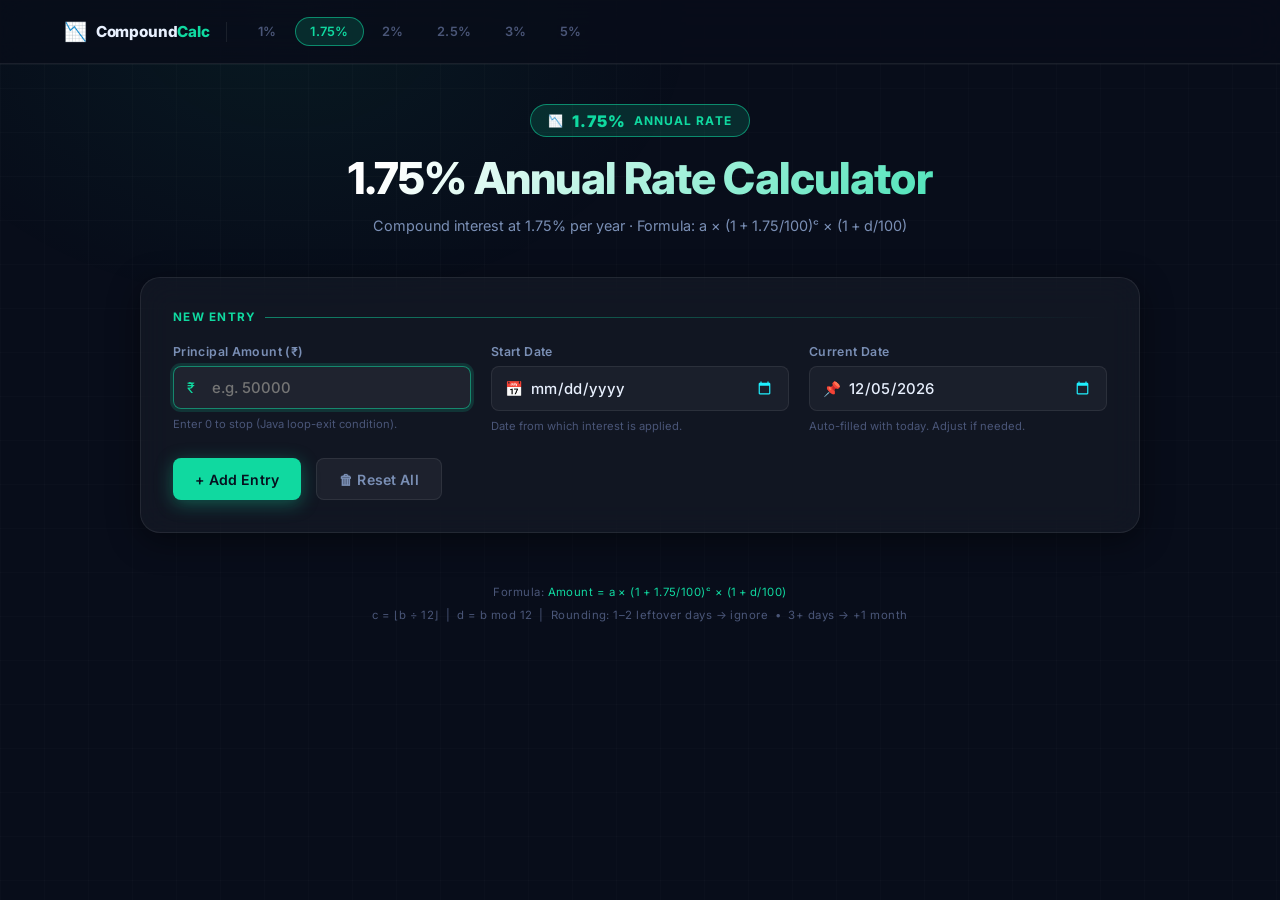
<file: rate-175.html>
<!DOCTYPE html>
<html lang="en">
<head>
  <meta charset="UTF-8" />
  <meta name="viewport" content="width=device-width, initial-scale=1.0" />
  <title>1.75% Compound Interest Calculator</title>
  <meta name="description" content="Compound interest calculator at 1.75% annual rate with automatic date-based month calculation." />
  <script>window.RATE_CONFIG = { rate: 1.75, label: '1.75%', file: 'rate-175.html', accent: '#10d9a0', rgb: '16,217,160' };</script>
  <link rel="preconnect" href="https://fonts.googleapis.com" />
  <link rel="preconnect" href="https://fonts.gstatic.com" crossorigin />
  <link href="https://fonts.googleapis.com/css2?family=Inter:wght@300;400;500;600;700;800;900&display=swap" rel="stylesheet" />
  <link rel="stylesheet" href="shared.css" />
</head>
<body>

  <nav id="main-nav"></nav>

  <div class="page-wrapper">

    <header>
      <div class="header-badge">&#128201; <span class="badge-rate" id="lbl-badge">1.75%</span> Annual Rate</div>
      <h1 id="lbl-h1">1.75% Annual Rate Calculator</h1>
      <p id="lbl-subtitle">Compound interest calculator</p>
    </header>

    <div class="glass-card input-section">
      <div class="section-title">New Entry</div>

      <div class="form-grid-3">
        <div class="field-group">
          <label for="inp-principal">Principal Amount (&#8377;)</label>
          <div class="input-wrap">
            <span class="icon" aria-hidden="true">&#8377;</span>
            <input type="number" id="inp-principal" placeholder="e.g. 50000" min="0" step="any" autocomplete="off" />
          </div>
          <span class="field-hint">Enter 0 to stop (Java loop-exit condition).</span>
        </div>

        <div class="field-group">
          <label for="inp-start-date">Start Date</label>
          <div class="input-wrap">
            <span class="icon" aria-hidden="true">&#128197;</span>
            <input type="date" id="inp-start-date" autocomplete="off" />
          </div>
          <span class="field-hint">Date from which interest is applied.</span>
        </div>

        <div class="field-group">
          <label for="inp-current-date">Current Date</label>
          <div class="input-wrap">
            <span class="icon" aria-hidden="true">&#128204;</span>
            <input type="date" id="inp-current-date" autocomplete="off" />
          </div>
          <span class="field-hint">Auto-filled with today. Adjust if needed.</span>
        </div>
      </div>

      <div class="date-preview" id="date-preview">
        <div class="dp-title">&#128336; Date Difference Breakdown</div>
        <div class="dp-grid">
          <div><div class="dp-cell-label">Start Date</div><div class="dp-cell-value v-purple" id="dp-start">—</div></div>
          <div><div class="dp-cell-label">Current Date</div><div class="dp-cell-value v-accent" id="dp-end">—</div></div>
          <div><div class="dp-cell-label">Months Used (b)</div><div class="dp-cell-value v-gold" id="dp-months">—</div></div>
        </div>
        <div class="dp-rule">
          Raw difference: <span id="dp-raw">—</span> &mdash; <span id="dp-desc"></span>
          <br/><span class="rounding-badge" id="dp-pill"></span>
        </div>
      </div>

      <div class="alert alert-error" id="alert-error" role="alert" aria-live="polite">
        <span>&#9888;</span> <span id="alert-msg">Error</span>
      </div>
      <div class="alert alert-info" id="alert-info" role="status" aria-live="polite">
        <span>&#8505;</span> Principal is 0 — entry not added (Java loop-exit condition).
      </div>

      <div class="btn-row">
        <button class="btn btn-primary" id="btn-add" type="button">&#43; Add Entry</button>
        <button class="btn btn-secondary" id="btn-reset" type="button">&#128465; Reset All</button>
      </div>
    </div>

    <div class="summary-row" id="summary-row">
      <div class="chip"><div class="chip-label">Total Principal</div><div class="chip-value c-p" id="chip-p">0</div></div>
      <div class="chip"><div class="chip-label">Total Months</div><div class="chip-value c-m" id="chip-m">0</div></div>
      <div class="chip"><div class="chip-label">Total Interest</div><div class="chip-value c-i" id="chip-i">0</div></div>
      <div class="chip"><div class="chip-label">Grand Total Amount</div><div class="chip-value c-a" id="chip-a">0</div></div>
    </div>

    <div class="table-section glass-card" id="table-section">
      <div class="table-header-row">
        <div class="section-title" style="margin-bottom:0;flex:1;">Calculation Results</div>
        <div class="entry-badge" id="entry-badge">0 entries</div>
      </div>
      <div class="table-scroll">
        <table aria-label="Compound Interest Results">
          <thead>
            <tr>
              <th scope="col">Count</th>
              <th scope="col">Principal (&#8377;)</th>
              <th scope="col" class="th-m">Months (b)</th>
              <th scope="col">Interest (&#8377;)</th>
              <th scope="col">Total Amount (&#8377;)</th>
            </tr>
          </thead>
          <tbody id="table-body"></tbody>
          <tfoot>
            <tr>
              <td>Totals</td>
              <td class="tf-p" id="tf-p">0</td>
              <td class="tf-m" id="tf-m">0</td>
              <td class="tf-i" id="tf-i">0</td>
              <td class="tf-a" id="tf-a">0</td>
            </tr>
          </tfoot>
        </table>
      </div>
    </div>

    <footer>
      Formula: <span class="f-accent" id="lbl-formula">a &times; (1 + 1.75/100)<sup>c</sup> &times; (1 + d/100)</span><br/>
      c = &lfloor;b &divide; 12&rfloor; &nbsp;|&nbsp; d = b mod 12 &nbsp;|&nbsp;
      Rounding: 1&ndash;2 leftover days &rarr; ignore &nbsp;&bull;&nbsp; 3+ days &rarr; +1 month
    </footer>

  </div>

  <script src="shared.js"></script>
</body>
</html>
</file>
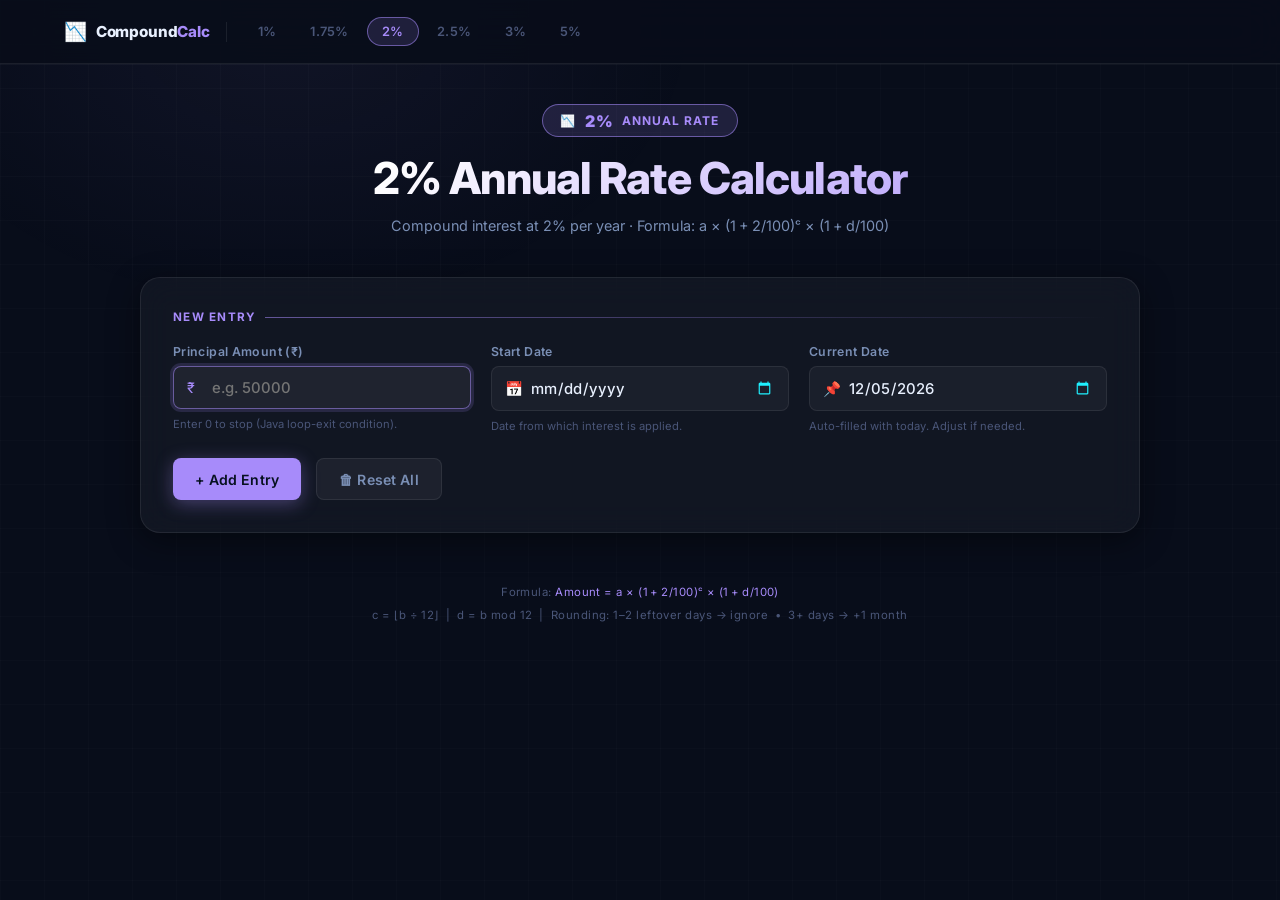
<file: rate-2.html>
<!DOCTYPE html>
<html lang="en">
<head>
  <meta charset="UTF-8" />
  <meta name="viewport" content="width=device-width, initial-scale=1.0" />
  <title>2% Compound Interest Calculator</title>
  <meta name="description" content="Compound interest calculator at 2% annual rate with automatic date-based month calculation." />
  <script>window.RATE_CONFIG = { rate: 2, label: '2%', file: 'rate-2.html', accent: '#a78bfa', rgb: '167,139,250' };</script>
  <link rel="preconnect" href="https://fonts.googleapis.com" />
  <link rel="preconnect" href="https://fonts.gstatic.com" crossorigin />
  <link href="https://fonts.googleapis.com/css2?family=Inter:wght@300;400;500;600;700;800;900&display=swap" rel="stylesheet" />
  <link rel="stylesheet" href="shared.css" />
</head>
<body>

  <nav id="main-nav"></nav>

  <div class="page-wrapper">

    <header>
      <div class="header-badge">&#128201; <span class="badge-rate" id="lbl-badge">2%</span> Annual Rate</div>
      <h1 id="lbl-h1">2% Annual Rate Calculator</h1>
      <p id="lbl-subtitle">Compound interest calculator</p>
    </header>

    <div class="glass-card input-section">
      <div class="section-title">New Entry</div>

      <div class="form-grid-3">
        <div class="field-group">
          <label for="inp-principal">Principal Amount (&#8377;)</label>
          <div class="input-wrap">
            <span class="icon" aria-hidden="true">&#8377;</span>
            <input type="number" id="inp-principal" placeholder="e.g. 50000" min="0" step="any" autocomplete="off" />
          </div>
          <span class="field-hint">Enter 0 to stop (Java loop-exit condition).</span>
        </div>

        <div class="field-group">
          <label for="inp-start-date">Start Date</label>
          <div class="input-wrap">
            <span class="icon" aria-hidden="true">&#128197;</span>
            <input type="date" id="inp-start-date" autocomplete="off" />
          </div>
          <span class="field-hint">Date from which interest is applied.</span>
        </div>

        <div class="field-group">
          <label for="inp-current-date">Current Date</label>
          <div class="input-wrap">
            <span class="icon" aria-hidden="true">&#128204;</span>
            <input type="date" id="inp-current-date" autocomplete="off" />
          </div>
          <span class="field-hint">Auto-filled with today. Adjust if needed.</span>
        </div>
      </div>

      <div class="date-preview" id="date-preview">
        <div class="dp-title">&#128336; Date Difference Breakdown</div>
        <div class="dp-grid">
          <div><div class="dp-cell-label">Start Date</div><div class="dp-cell-value v-purple" id="dp-start">—</div></div>
          <div><div class="dp-cell-label">Current Date</div><div class="dp-cell-value v-accent" id="dp-end">—</div></div>
          <div><div class="dp-cell-label">Months Used (b)</div><div class="dp-cell-value v-gold" id="dp-months">—</div></div>
        </div>
        <div class="dp-rule">
          Raw difference: <span id="dp-raw">—</span> &mdash; <span id="dp-desc"></span>
          <br/><span class="rounding-badge" id="dp-pill"></span>
        </div>
      </div>

      <div class="alert alert-error" id="alert-error" role="alert" aria-live="polite">
        <span>&#9888;</span> <span id="alert-msg">Error</span>
      </div>
      <div class="alert alert-info" id="alert-info" role="status" aria-live="polite">
        <span>&#8505;</span> Principal is 0 — entry not added (Java loop-exit condition).
      </div>

      <div class="btn-row">
        <button class="btn btn-primary" id="btn-add" type="button">&#43; Add Entry</button>
        <button class="btn btn-secondary" id="btn-reset" type="button">&#128465; Reset All</button>
      </div>
    </div>

    <div class="summary-row" id="summary-row">
      <div class="chip"><div class="chip-label">Total Principal</div><div class="chip-value c-p" id="chip-p">0</div></div>
      <div class="chip"><div class="chip-label">Total Months</div><div class="chip-value c-m" id="chip-m">0</div></div>
      <div class="chip"><div class="chip-label">Total Interest</div><div class="chip-value c-i" id="chip-i">0</div></div>
      <div class="chip"><div class="chip-label">Grand Total Amount</div><div class="chip-value c-a" id="chip-a">0</div></div>
    </div>

    <div class="table-section glass-card" id="table-section">
      <div class="table-header-row">
        <div class="section-title" style="margin-bottom:0;flex:1;">Calculation Results</div>
        <div class="entry-badge" id="entry-badge">0 entries</div>
      </div>
      <div class="table-scroll">
        <table aria-label="Compound Interest Results">
          <thead>
            <tr>
              <th scope="col">Count</th>
              <th scope="col">Principal (&#8377;)</th>
              <th scope="col" class="th-m">Months (b)</th>
              <th scope="col">Interest (&#8377;)</th>
              <th scope="col">Total Amount (&#8377;)</th>
            </tr>
          </thead>
          <tbody id="table-body"></tbody>
          <tfoot>
            <tr>
              <td>Totals</td>
              <td class="tf-p" id="tf-p">0</td>
              <td class="tf-m" id="tf-m">0</td>
              <td class="tf-i" id="tf-i">0</td>
              <td class="tf-a" id="tf-a">0</td>
            </tr>
          </tfoot>
        </table>
      </div>
    </div>

    <footer>
      Formula: <span class="f-accent" id="lbl-formula">a &times; (1 + 2/100)<sup>c</sup> &times; (1 + d/100)</span><br/>
      c = &lfloor;b &divide; 12&rfloor; &nbsp;|&nbsp; d = b mod 12 &nbsp;|&nbsp;
      Rounding: 1&ndash;2 leftover days &rarr; ignore &nbsp;&bull;&nbsp; 3+ days &rarr; +1 month
    </footer>

  </div>

  <script src="shared.js"></script>
</body>
</html>
</file>
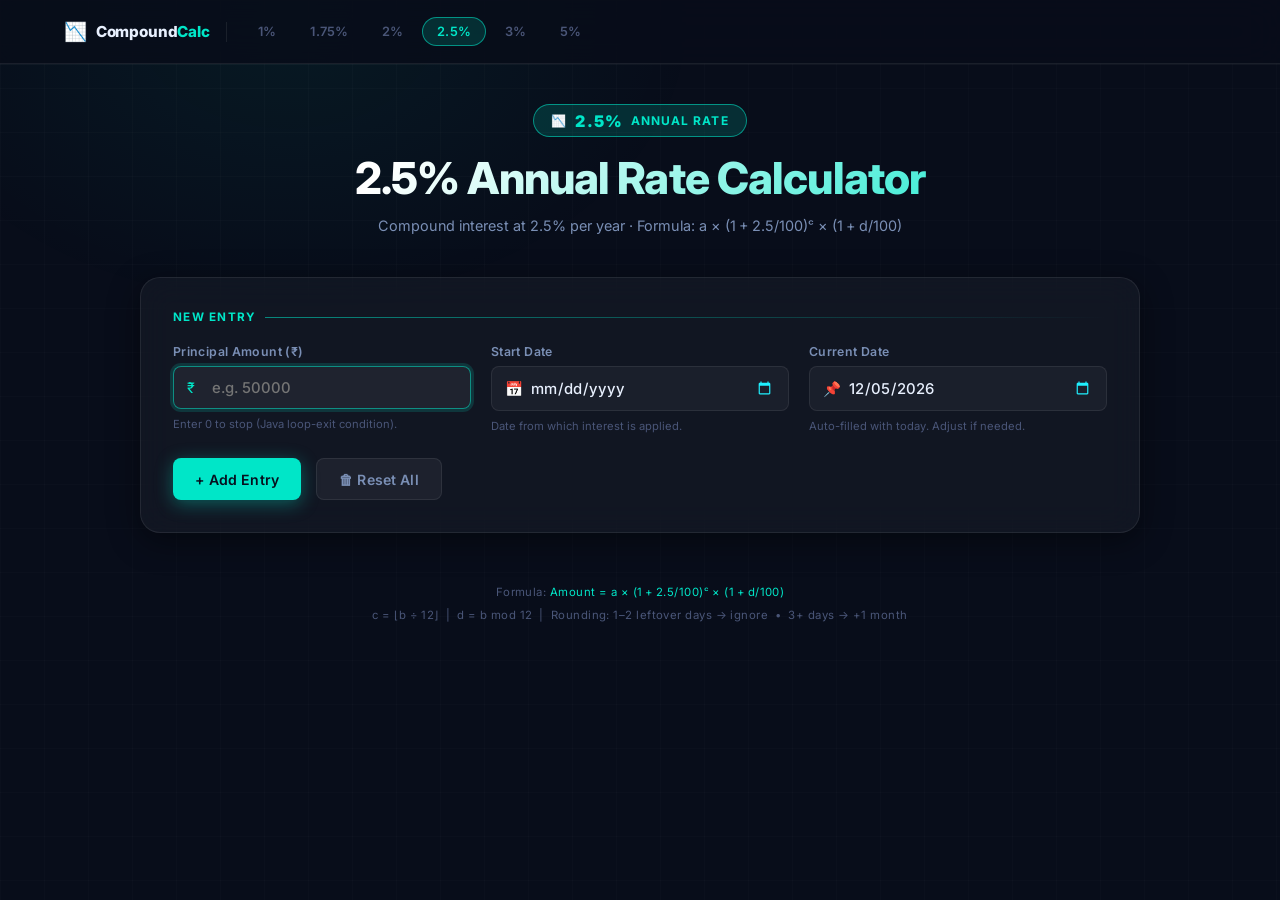
<file: rate-25.html>
<!DOCTYPE html>
<html lang="en">
<head>
  <meta charset="UTF-8" />
  <meta name="viewport" content="width=device-width, initial-scale=1.0" />
  <title>2.5% Compound Interest Calculator</title>
  <meta name="description" content="Compound interest calculator at 2.5% annual rate with automatic date-based month calculation." />
  <script>window.RATE_CONFIG = { rate: 2.5, label: '2.5%', file: 'rate-25.html', accent: '#00e6c8', rgb: '0,230,200' };</script>
  <link rel="preconnect" href="https://fonts.googleapis.com" />
  <link rel="preconnect" href="https://fonts.gstatic.com" crossorigin />
  <link href="https://fonts.googleapis.com/css2?family=Inter:wght@300;400;500;600;700;800;900&display=swap" rel="stylesheet" />
  <link rel="stylesheet" href="shared.css" />
</head>
<body>

  <nav id="main-nav"></nav>

  <div class="page-wrapper">

    <header>
      <div class="header-badge">&#128201; <span class="badge-rate" id="lbl-badge">2.5%</span> Annual Rate</div>
      <h1 id="lbl-h1">2.5% Annual Rate Calculator</h1>
      <p id="lbl-subtitle">Compound interest calculator</p>
    </header>

    <div class="glass-card input-section">
      <div class="section-title">New Entry</div>

      <div class="form-grid-3">
        <div class="field-group">
          <label for="inp-principal">Principal Amount (&#8377;)</label>
          <div class="input-wrap">
            <span class="icon" aria-hidden="true">&#8377;</span>
            <input type="number" id="inp-principal" placeholder="e.g. 50000" min="0" step="any" autocomplete="off" />
          </div>
          <span class="field-hint">Enter 0 to stop (Java loop-exit condition).</span>
        </div>

        <div class="field-group">
          <label for="inp-start-date">Start Date</label>
          <div class="input-wrap">
            <span class="icon" aria-hidden="true">&#128197;</span>
            <input type="date" id="inp-start-date" autocomplete="off" />
          </div>
          <span class="field-hint">Date from which interest is applied.</span>
        </div>

        <div class="field-group">
          <label for="inp-current-date">Current Date</label>
          <div class="input-wrap">
            <span class="icon" aria-hidden="true">&#128204;</span>
            <input type="date" id="inp-current-date" autocomplete="off" />
          </div>
          <span class="field-hint">Auto-filled with today. Adjust if needed.</span>
        </div>
      </div>

      <div class="date-preview" id="date-preview">
        <div class="dp-title">&#128336; Date Difference Breakdown</div>
        <div class="dp-grid">
          <div><div class="dp-cell-label">Start Date</div><div class="dp-cell-value v-purple" id="dp-start">—</div></div>
          <div><div class="dp-cell-label">Current Date</div><div class="dp-cell-value v-accent" id="dp-end">—</div></div>
          <div><div class="dp-cell-label">Months Used (b)</div><div class="dp-cell-value v-gold" id="dp-months">—</div></div>
        </div>
        <div class="dp-rule">
          Raw difference: <span id="dp-raw">—</span> &mdash; <span id="dp-desc"></span>
          <br/><span class="rounding-badge" id="dp-pill"></span>
        </div>
      </div>

      <div class="alert alert-error" id="alert-error" role="alert" aria-live="polite">
        <span>&#9888;</span> <span id="alert-msg">Error</span>
      </div>
      <div class="alert alert-info" id="alert-info" role="status" aria-live="polite">
        <span>&#8505;</span> Principal is 0 — entry not added (Java loop-exit condition).
      </div>

      <div class="btn-row">
        <button class="btn btn-primary" id="btn-add" type="button">&#43; Add Entry</button>
        <button class="btn btn-secondary" id="btn-reset" type="button">&#128465; Reset All</button>
      </div>
    </div>

    <div class="summary-row" id="summary-row">
      <div class="chip"><div class="chip-label">Total Principal</div><div class="chip-value c-p" id="chip-p">0</div></div>
      <div class="chip"><div class="chip-label">Total Months</div><div class="chip-value c-m" id="chip-m">0</div></div>
      <div class="chip"><div class="chip-label">Total Interest</div><div class="chip-value c-i" id="chip-i">0</div></div>
      <div class="chip"><div class="chip-label">Grand Total Amount</div><div class="chip-value c-a" id="chip-a">0</div></div>
    </div>

    <div class="table-section glass-card" id="table-section">
      <div class="table-header-row">
        <div class="section-title" style="margin-bottom:0;flex:1;">Calculation Results</div>
        <div class="entry-badge" id="entry-badge">0 entries</div>
      </div>
      <div class="table-scroll">
        <table aria-label="Compound Interest Results">
          <thead>
            <tr>
              <th scope="col">Count</th>
              <th scope="col">Principal (&#8377;)</th>
              <th scope="col" class="th-m">Months (b)</th>
              <th scope="col">Interest (&#8377;)</th>
              <th scope="col">Total Amount (&#8377;)</th>
            </tr>
          </thead>
          <tbody id="table-body"></tbody>
          <tfoot>
            <tr>
              <td>Totals</td>
              <td class="tf-p" id="tf-p">0</td>
              <td class="tf-m" id="tf-m">0</td>
              <td class="tf-i" id="tf-i">0</td>
              <td class="tf-a" id="tf-a">0</td>
            </tr>
          </tfoot>
        </table>
      </div>
    </div>

    <footer>
      Formula: <span class="f-accent" id="lbl-formula">a &times; (1 + 2.5/100)<sup>c</sup> &times; (1 + d/100)</span><br/>
      c = &lfloor;b &divide; 12&rfloor; &nbsp;|&nbsp; d = b mod 12 &nbsp;|&nbsp;
      Rounding: 1&ndash;2 leftover days &rarr; ignore &nbsp;&bull;&nbsp; 3+ days &rarr; +1 month
    </footer>

  </div>

  <script src="shared.js"></script>
</body>
</html>
</file>
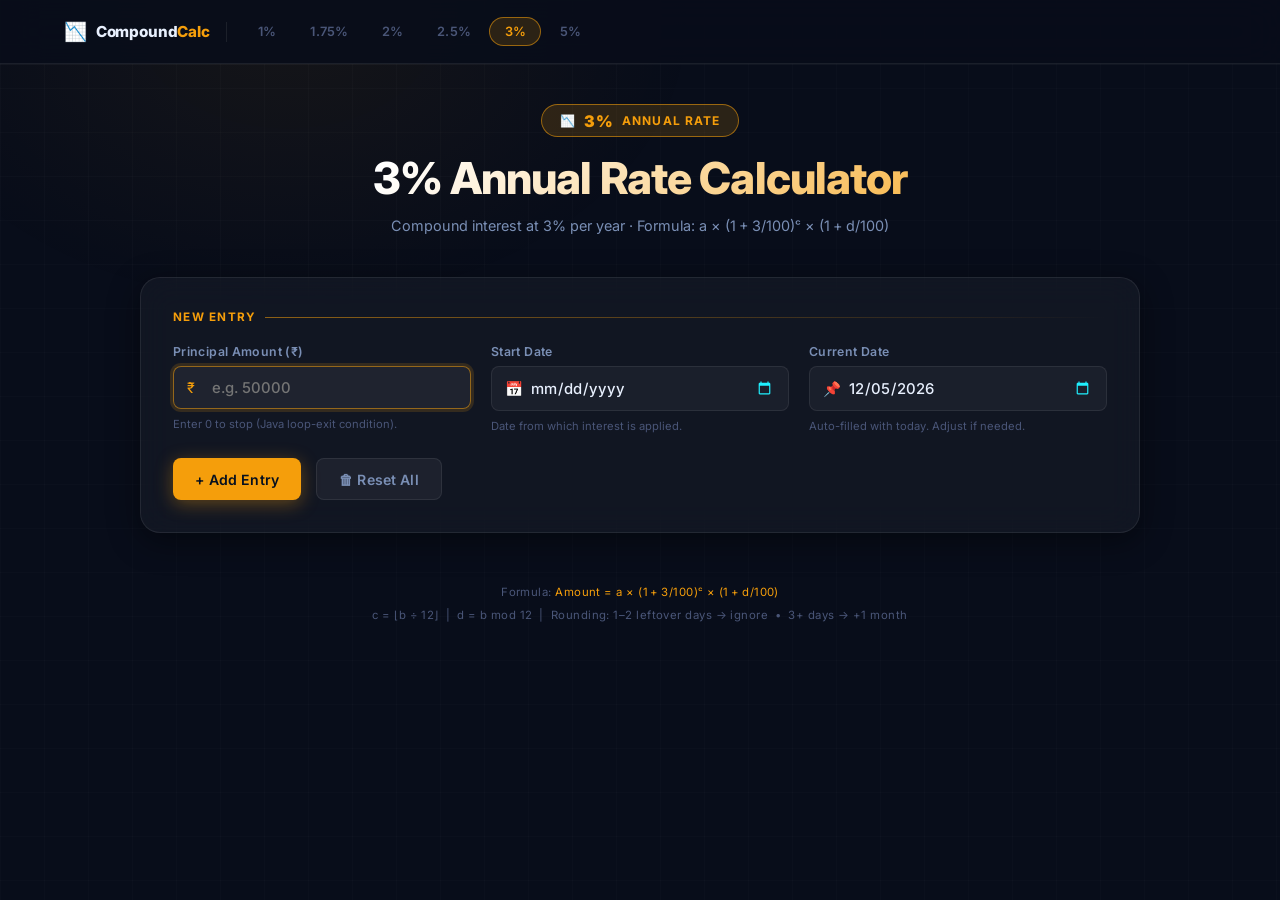
<file: rate-3.html>
<!DOCTYPE html>
<html lang="en">
<head>
  <meta charset="UTF-8" />
  <meta name="viewport" content="width=device-width, initial-scale=1.0" />
  <title>3% Compound Interest Calculator</title>
  <meta name="description" content="Compound interest calculator at 3% annual rate with automatic date-based month calculation." />
  <script>window.RATE_CONFIG = { rate: 3, label: '3%', file: 'rate-3.html', accent: '#f59e0b', rgb: '245,158,11' };</script>
  <link rel="preconnect" href="https://fonts.googleapis.com" />
  <link rel="preconnect" href="https://fonts.gstatic.com" crossorigin />
  <link href="https://fonts.googleapis.com/css2?family=Inter:wght@300;400;500;600;700;800;900&display=swap" rel="stylesheet" />
  <link rel="stylesheet" href="shared.css" />
</head>
<body>

  <nav id="main-nav"></nav>

  <div class="page-wrapper">

    <header>
      <div class="header-badge">&#128201; <span class="badge-rate" id="lbl-badge">3%</span> Annual Rate</div>
      <h1 id="lbl-h1">3% Annual Rate Calculator</h1>
      <p id="lbl-subtitle">Compound interest calculator</p>
    </header>

    <div class="glass-card input-section">
      <div class="section-title">New Entry</div>

      <div class="form-grid-3">
        <div class="field-group">
          <label for="inp-principal">Principal Amount (&#8377;)</label>
          <div class="input-wrap">
            <span class="icon" aria-hidden="true">&#8377;</span>
            <input type="number" id="inp-principal" placeholder="e.g. 50000" min="0" step="any" autocomplete="off" />
          </div>
          <span class="field-hint">Enter 0 to stop (Java loop-exit condition).</span>
        </div>

        <div class="field-group">
          <label for="inp-start-date">Start Date</label>
          <div class="input-wrap">
            <span class="icon" aria-hidden="true">&#128197;</span>
            <input type="date" id="inp-start-date" autocomplete="off" />
          </div>
          <span class="field-hint">Date from which interest is applied.</span>
        </div>

        <div class="field-group">
          <label for="inp-current-date">Current Date</label>
          <div class="input-wrap">
            <span class="icon" aria-hidden="true">&#128204;</span>
            <input type="date" id="inp-current-date" autocomplete="off" />
          </div>
          <span class="field-hint">Auto-filled with today. Adjust if needed.</span>
        </div>
      </div>

      <div class="date-preview" id="date-preview">
        <div class="dp-title">&#128336; Date Difference Breakdown</div>
        <div class="dp-grid">
          <div><div class="dp-cell-label">Start Date</div><div class="dp-cell-value v-purple" id="dp-start">—</div></div>
          <div><div class="dp-cell-label">Current Date</div><div class="dp-cell-value v-accent" id="dp-end">—</div></div>
          <div><div class="dp-cell-label">Months Used (b)</div><div class="dp-cell-value v-gold" id="dp-months">—</div></div>
        </div>
        <div class="dp-rule">
          Raw difference: <span id="dp-raw">—</span> &mdash; <span id="dp-desc"></span>
          <br/><span class="rounding-badge" id="dp-pill"></span>
        </div>
      </div>

      <div class="alert alert-error" id="alert-error" role="alert" aria-live="polite">
        <span>&#9888;</span> <span id="alert-msg">Error</span>
      </div>
      <div class="alert alert-info" id="alert-info" role="status" aria-live="polite">
        <span>&#8505;</span> Principal is 0 — entry not added (Java loop-exit condition).
      </div>

      <div class="btn-row">
        <button class="btn btn-primary" id="btn-add" type="button">&#43; Add Entry</button>
        <button class="btn btn-secondary" id="btn-reset" type="button">&#128465; Reset All</button>
      </div>
    </div>

    <div class="summary-row" id="summary-row">
      <div class="chip"><div class="chip-label">Total Principal</div><div class="chip-value c-p" id="chip-p">0</div></div>
      <div class="chip"><div class="chip-label">Total Months</div><div class="chip-value c-m" id="chip-m">0</div></div>
      <div class="chip"><div class="chip-label">Total Interest</div><div class="chip-value c-i" id="chip-i">0</div></div>
      <div class="chip"><div class="chip-label">Grand Total Amount</div><div class="chip-value c-a" id="chip-a">0</div></div>
    </div>

    <div class="table-section glass-card" id="table-section">
      <div class="table-header-row">
        <div class="section-title" style="margin-bottom:0;flex:1;">Calculation Results</div>
        <div class="entry-badge" id="entry-badge">0 entries</div>
      </div>
      <div class="table-scroll">
        <table aria-label="Compound Interest Results">
          <thead>
            <tr>
              <th scope="col">Count</th>
              <th scope="col">Principal (&#8377;)</th>
              <th scope="col" class="th-m">Months (b)</th>
              <th scope="col">Interest (&#8377;)</th>
              <th scope="col">Total Amount (&#8377;)</th>
            </tr>
          </thead>
          <tbody id="table-body"></tbody>
          <tfoot>
            <tr>
              <td>Totals</td>
              <td class="tf-p" id="tf-p">0</td>
              <td class="tf-m" id="tf-m">0</td>
              <td class="tf-i" id="tf-i">0</td>
              <td class="tf-a" id="tf-a">0</td>
            </tr>
          </tfoot>
        </table>
      </div>
    </div>

    <footer>
      Formula: <span class="f-accent" id="lbl-formula">a &times; (1 + 3/100)<sup>c</sup> &times; (1 + d/100)</span><br/>
      c = &lfloor;b &divide; 12&rfloor; &nbsp;|&nbsp; d = b mod 12 &nbsp;|&nbsp;
      Rounding: 1&ndash;2 leftover days &rarr; ignore &nbsp;&bull;&nbsp; 3+ days &rarr; +1 month
    </footer>

  </div>

  <script src="shared.js"></script>
</body>
</html>
</file>
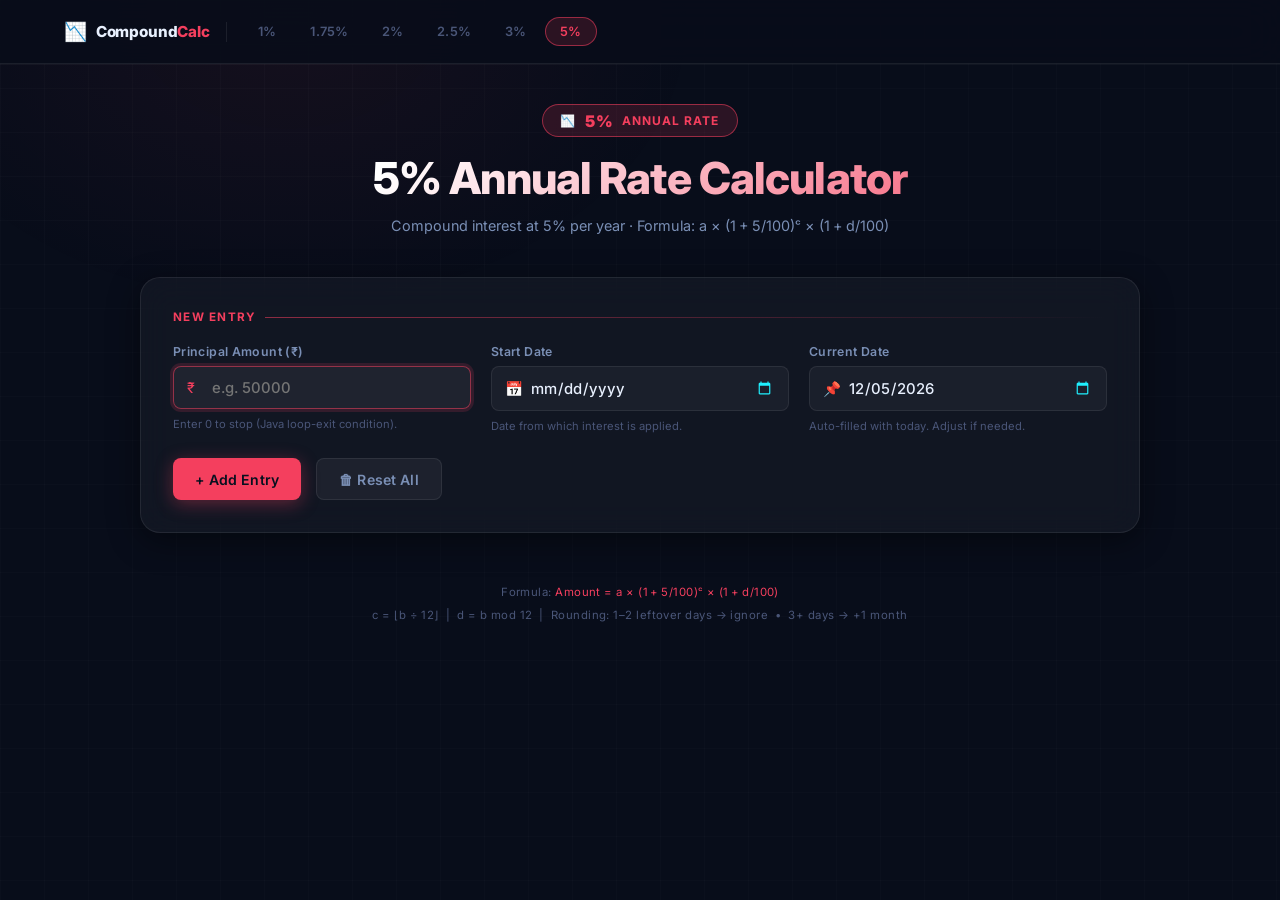
<file: rate-5.html>
<!DOCTYPE html>
<html lang="en">
<head>
  <meta charset="UTF-8" />
  <meta name="viewport" content="width=device-width, initial-scale=1.0" />
  <title>5% Compound Interest Calculator</title>
  <meta name="description" content="Compound interest calculator at 5% annual rate with automatic date-based month calculation." />
  <script>window.RATE_CONFIG = { rate: 5, label: '5%', file: 'rate-5.html', accent: '#f43f5e', rgb: '244,63,94' };</script>
  <link rel="preconnect" href="https://fonts.googleapis.com" />
  <link rel="preconnect" href="https://fonts.gstatic.com" crossorigin />
  <link href="https://fonts.googleapis.com/css2?family=Inter:wght@300;400;500;600;700;800;900&display=swap" rel="stylesheet" />
  <link rel="stylesheet" href="shared.css" />
</head>
<body>

  <nav id="main-nav"></nav>

  <div class="page-wrapper">

    <header>
      <div class="header-badge">&#128201; <span class="badge-rate" id="lbl-badge">5%</span> Annual Rate</div>
      <h1 id="lbl-h1">5% Annual Rate Calculator</h1>
      <p id="lbl-subtitle">Compound interest calculator</p>
    </header>

    <div class="glass-card input-section">
      <div class="section-title">New Entry</div>

      <div class="form-grid-3">
        <div class="field-group">
          <label for="inp-principal">Principal Amount (&#8377;)</label>
          <div class="input-wrap">
            <span class="icon" aria-hidden="true">&#8377;</span>
            <input type="number" id="inp-principal" placeholder="e.g. 50000" min="0" step="any" autocomplete="off" />
          </div>
          <span class="field-hint">Enter 0 to stop (Java loop-exit condition).</span>
        </div>

        <div class="field-group">
          <label for="inp-start-date">Start Date</label>
          <div class="input-wrap">
            <span class="icon" aria-hidden="true">&#128197;</span>
            <input type="date" id="inp-start-date" autocomplete="off" />
          </div>
          <span class="field-hint">Date from which interest is applied.</span>
        </div>

        <div class="field-group">
          <label for="inp-current-date">Current Date</label>
          <div class="input-wrap">
            <span class="icon" aria-hidden="true">&#128204;</span>
            <input type="date" id="inp-current-date" autocomplete="off" />
          </div>
          <span class="field-hint">Auto-filled with today. Adjust if needed.</span>
        </div>
      </div>

      <div class="date-preview" id="date-preview">
        <div class="dp-title">&#128336; Date Difference Breakdown</div>
        <div class="dp-grid">
          <div><div class="dp-cell-label">Start Date</div><div class="dp-cell-value v-purple" id="dp-start">—</div></div>
          <div><div class="dp-cell-label">Current Date</div><div class="dp-cell-value v-accent" id="dp-end">—</div></div>
          <div><div class="dp-cell-label">Months Used (b)</div><div class="dp-cell-value v-gold" id="dp-months">—</div></div>
        </div>
        <div class="dp-rule">
          Raw difference: <span id="dp-raw">—</span> &mdash; <span id="dp-desc"></span>
          <br/><span class="rounding-badge" id="dp-pill"></span>
        </div>
      </div>

      <div class="alert alert-error" id="alert-error" role="alert" aria-live="polite">
        <span>&#9888;</span> <span id="alert-msg">Error</span>
      </div>
      <div class="alert alert-info" id="alert-info" role="status" aria-live="polite">
        <span>&#8505;</span> Principal is 0 — entry not added (Java loop-exit condition).
      </div>

      <div class="btn-row">
        <button class="btn btn-primary" id="btn-add" type="button">&#43; Add Entry</button>
        <button class="btn btn-secondary" id="btn-reset" type="button">&#128465; Reset All</button>
      </div>
    </div>

    <div class="summary-row" id="summary-row">
      <div class="chip"><div class="chip-label">Total Principal</div><div class="chip-value c-p" id="chip-p">0</div></div>
      <div class="chip"><div class="chip-label">Total Months</div><div class="chip-value c-m" id="chip-m">0</div></div>
      <div class="chip"><div class="chip-label">Total Interest</div><div class="chip-value c-i" id="chip-i">0</div></div>
      <div class="chip"><div class="chip-label">Grand Total Amount</div><div class="chip-value c-a" id="chip-a">0</div></div>
    </div>

    <div class="table-section glass-card" id="table-section">
      <div class="table-header-row">
        <div class="section-title" style="margin-bottom:0;flex:1;">Calculation Results</div>
        <div class="entry-badge" id="entry-badge">0 entries</div>
      </div>
      <div class="table-scroll">
        <table aria-label="Compound Interest Results">
          <thead>
            <tr>
              <th scope="col">Count</th>
              <th scope="col">Principal (&#8377;)</th>
              <th scope="col" class="th-m">Months (b)</th>
              <th scope="col">Interest (&#8377;)</th>
              <th scope="col">Total Amount (&#8377;)</th>
            </tr>
          </thead>
          <tbody id="table-body"></tbody>
          <tfoot>
            <tr>
              <td>Totals</td>
              <td class="tf-p" id="tf-p">0</td>
              <td class="tf-m" id="tf-m">0</td>
              <td class="tf-i" id="tf-i">0</td>
              <td class="tf-a" id="tf-a">0</td>
            </tr>
          </tfoot>
        </table>
      </div>
    </div>

    <footer>
      Formula: <span class="f-accent" id="lbl-formula">a &times; (1 + 5/100)<sup>c</sup> &times; (1 + d/100)</span><br/>
      c = &lfloor;b &divide; 12&rfloor; &nbsp;|&nbsp; d = b mod 12 &nbsp;|&nbsp;
      Rounding: 1&ndash;2 leftover days &rarr; ignore &nbsp;&bull;&nbsp; 3+ days &rarr; +1 month
    </footer>

  </div>

  <script src="shared.js"></script>
</body>
</html>
</file>
<file: shared.css>
/* ================================================================
   shared.css — Compound Interest Calculator
   All styles. Per-page theming via CSS variables overridden by JS.
================================================================ */

/* ── Google Fonts (fallback in case page doesn't link them) ─── */
@import url('https://fonts.googleapis.com/css2?family=Inter:wght@300;400;500;600;700;800;900&display=swap');

/* ── Design Tokens ─────────────────────────────────────────── */
:root {
  /* Theming — overridden per page by shared.js */
  --accent:        #00e6c8;
  --accent-dim:    rgba(0,230,200,0.15);
  --accent-glow:   rgba(0,230,200,0.35);
  --border-focus:  rgba(0,230,200,0.55);
  --bg-glow:       rgba(0,230,200,0.06);
  --shadow-glow:   0 0 24px rgba(0,230,200,0.18);
  --row-hover:     rgba(0,230,200,0.06);

  /* Fixed */
  --bg-base:        #080d1a;
  --bg-card:        rgba(255,255,255,0.04);
  --bg-nav:         rgba(8,13,26,0.88);
  --border:         rgba(255,255,255,0.08);
  --gold:           #f5c842;
  --gold-dim:       rgba(245,200,66,0.12);
  --purple:         #a78bfa;
  --purple-dim:     rgba(167,139,250,0.12);
  --text-primary:   #e8f0fe;
  --text-secondary: #7a8fb5;
  --text-muted:     #4a5678;
  --danger:         #ff5f6d;
  --row-alt:        rgba(255,255,255,0.025);
  --radius-sm:      8px;
  --radius-md:      14px;
  --radius-lg:      20px;
  --nav-h:          64px;
  --shadow-card:    0 8px 32px rgba(0,0,0,0.45);
  --transition:     0.22s cubic-bezier(0.4,0,0.2,1);
}

/* ── Reset ──────────────────────────────────────────────────── */
*, *::before, *::after { box-sizing: border-box; margin: 0; padding: 0; }
html { scroll-behavior: smooth; }

body {
  font-family: 'Inter', sans-serif;
  background: var(--bg-base);
  color: var(--text-primary);
  min-height: 100vh;
  overflow-x: hidden;
  position: relative;
  padding-top: var(--nav-h);
}

/* ── Animated Background ────────────────────────────────────── */
body::before {
  content: '';
  position: fixed;
  inset: 0;
  background-image:
    linear-gradient(rgba(255,255,255,0.015) 1px, transparent 1px),
    linear-gradient(90deg, rgba(255,255,255,0.015) 1px, transparent 1px);
  background-size: 44px 44px;
  pointer-events: none;
  z-index: 0;
}
body::after {
  content: '';
  position: fixed;
  top: -30%; left: -10%;
  width: 65%; height: 65%;
  background: radial-gradient(ellipse at center, var(--bg-glow) 0%, transparent 70%);
  pointer-events: none;
  z-index: 0;
  animation: pulse-bg 9s ease-in-out infinite alternate;
}
@keyframes pulse-bg {
  from { opacity: 0.5; transform: scale(1); }
  to   { opacity: 1;   transform: scale(1.1); }
}

/* ── Nav ────────────────────────────────────────────────────── */
#main-nav {
  position: fixed;
  top: 0; left: 0; right: 0;
  height: var(--nav-h);
  z-index: 200;
  background: var(--bg-nav);
  backdrop-filter: blur(20px);
  -webkit-backdrop-filter: blur(20px);
  border-bottom: 1px solid var(--border);
  box-shadow: 0 1px 0 rgba(255,255,255,0.04);
}
.nav-inner {
  max-width: 1200px;
  margin: 0 auto;
  padding: 0 1.5rem;
  height: 100%;
  display: flex;
  align-items: center;
  gap: 1rem;
}
.nav-brand {
  display: flex;
  align-items: center;
  gap: 0.55rem;
  font-weight: 800;
  font-size: 0.95rem;
  color: var(--text-primary);
  text-decoration: none;
  flex-shrink: 0;
  letter-spacing: -0.01em;
}
.nav-brand .brand-icon { font-size: 1.15rem; }
.nav-brand .brand-accent { color: var(--accent); }
.nav-divider {
  width: 1px;
  height: 20px;
  background: var(--border);
  flex-shrink: 0;
}
.nav-links {
  display: flex;
  align-items: center;
  gap: 0.2rem;
  overflow-x: auto;
  scrollbar-width: none;
  -ms-overflow-style: none;
  flex: 1;
}
.nav-links::-webkit-scrollbar { display: none; }
.nav-link {
  display: inline-flex;
  align-items: center;
  padding: 0.4rem 0.9rem;
  border-radius: 100px;
  font-size: 0.8rem;
  font-weight: 600;
  color: var(--text-muted);
  text-decoration: none;
  transition: all var(--transition);
  white-space: nowrap;
  border: 1px solid transparent;
  letter-spacing: 0.01em;
}
.nav-link:hover {
  color: var(--text-secondary);
  background: rgba(255,255,255,0.05);
  border-color: var(--border);
}
.nav-link.active {
  background: var(--accent-dim);
  border-color: var(--border-focus);
  color: var(--accent);
}
.nav-home {
  display: inline-flex;
  align-items: center;
  gap: 0.3rem;
  padding: 0.4rem 0.75rem;
  border-radius: 100px;
  font-size: 0.78rem;
  font-weight: 600;
  color: var(--text-muted);
  text-decoration: none;
  transition: all var(--transition);
  border: 1px solid transparent;
}
.nav-home:hover { color: var(--text-secondary); background: rgba(255,255,255,0.04); }

/* ── Page Wrapper ───────────────────────────────────────────── */
.page-wrapper {
  position: relative;
  z-index: 1;
  max-width: 1040px;
  margin: 0 auto;
  padding: 2.5rem 1.25rem 4rem;
}

/* ── Header ─────────────────────────────────────────────────── */
header { text-align: center; margin-bottom: 2.5rem; animation: fade-down 0.6s ease both; }
.header-badge {
  display: inline-flex;
  align-items: center;
  gap: 0.5rem;
  background: var(--accent-dim);
  border: 1px solid var(--border-focus);
  border-radius: 100px;
  padding: 0.35rem 1.1rem;
  font-size: 0.75rem;
  font-weight: 700;
  letter-spacing: 0.09em;
  color: var(--accent);
  text-transform: uppercase;
  margin-bottom: 1rem;
}
.badge-rate { font-size: 1rem; font-weight: 900; }
header h1 {
  font-size: clamp(1.8rem, 5vw, 2.75rem);
  font-weight: 800;
  background: linear-gradient(135deg, #fff 25%, var(--accent) 100%);
  -webkit-background-clip: text;
  -webkit-text-fill-color: transparent;
  background-clip: text;
  line-height: 1.15;
  letter-spacing: -0.02em;
}
header p {
  margin-top: 0.65rem;
  color: var(--text-secondary);
  font-size: 0.9rem;
  max-width: 580px;
  margin-inline: auto;
  line-height: 1.6;
}

/* ── Glass Card ─────────────────────────────────────────────── */
.glass-card {
  background: var(--bg-card);
  backdrop-filter: blur(16px);
  -webkit-backdrop-filter: blur(16px);
  border: 1px solid var(--border);
  border-radius: var(--radius-lg);
  box-shadow: var(--shadow-card);
  padding: 2rem;
  transition: border-color var(--transition), box-shadow var(--transition);
}
.glass-card:hover {
  border-color: rgba(255,255,255,0.12);
  box-shadow: var(--shadow-card), var(--shadow-glow);
}

/* ── Section Title ──────────────────────────────────────────── */
.section-title {
  font-size: 0.73rem;
  font-weight: 700;
  letter-spacing: 0.11em;
  text-transform: uppercase;
  color: var(--accent);
  margin-bottom: 1.25rem;
  display: flex;
  align-items: center;
  gap: 0.5rem;
}
.section-title::after {
  content: '';
  flex: 1;
  height: 1px;
  background: linear-gradient(90deg, var(--border-focus), transparent);
}

/* ── Input Section ──────────────────────────────────────────── */
.input-section { margin-bottom: 1.5rem; animation: fade-up 0.55s 0.1s ease both; }

.form-grid-3 {
  display: grid;
  grid-template-columns: repeat(3, 1fr);
  gap: 1.25rem;
}
@media (max-width: 700px) { .form-grid-3 { grid-template-columns: 1fr 1fr; } }
@media (max-width: 460px) { .form-grid-3 { grid-template-columns: 1fr; } }

.field-group { display: flex; flex-direction: column; gap: 0.45rem; }
.field-group label {
  font-size: 0.77rem;
  font-weight: 600;
  color: var(--text-secondary);
  letter-spacing: 0.03em;
}
.input-wrap {
  position: relative;
  display: flex;
  align-items: center;
}
.input-wrap .icon {
  position: absolute;
  left: 0.88rem;
  font-size: 0.9rem;
  color: var(--text-muted);
  pointer-events: none;
  transition: color var(--transition);
  z-index: 1;
}
.input-wrap:focus-within .icon { color: var(--accent); }

.field-group input[type="number"],
.field-group input[type="date"] {
  width: 100%;
  padding: 0.72rem 0.9rem 0.72rem 2.4rem;
  background: rgba(255,255,255,0.04);
  border: 1.5px solid var(--border);
  border-radius: var(--radius-sm);
  color: var(--text-primary);
  font-family: 'Inter', sans-serif;
  font-size: 0.93rem;
  font-weight: 500;
  outline: none;
  transition: border-color var(--transition), box-shadow var(--transition), background var(--transition);
  color-scheme: dark;
}
.field-group input[type="date"]::-webkit-calendar-picker-indicator {
  filter: brightness(0.7) sepia(1) saturate(5) hue-rotate(140deg);
  cursor: pointer;
}
.field-group input:focus {
  border-color: var(--border-focus);
  background: rgba(255,255,255,0.06);
  box-shadow: 0 0 0 3px var(--accent-dim);
}
.field-hint { font-size: 0.7rem; color: var(--text-muted); line-height: 1.4; }

/* ── Date Preview Panel ─────────────────────────────────────── */
.date-preview {
  display: none;
  margin-top: 1.4rem;
  border: 1px solid var(--purple-dim);
  border-color: rgba(167,139,250,0.28);
  border-radius: var(--radius-md);
  background: rgba(167,139,250,0.05);
  padding: 1.15rem 1.4rem;
}
.date-preview.show { display: block; animation: expand-in 0.3s cubic-bezier(0.34,1.56,0.64,1) both; }
@keyframes expand-in {
  from { opacity: 0; transform: scaleY(0.88); transform-origin: top; }
  to   { opacity: 1; transform: scaleY(1); }
}
.dp-title {
  font-size: 0.68rem;
  font-weight: 800;
  letter-spacing: 0.1em;
  text-transform: uppercase;
  color: var(--purple);
  margin-bottom: 1rem;
}
.dp-grid {
  display: grid;
  grid-template-columns: repeat(3, 1fr);
  gap: 0.75rem;
  margin-bottom: 0.9rem;
}
@media (max-width: 480px) { .dp-grid { grid-template-columns: 1fr 1fr; } }
.dp-cell-label {
  font-size: 0.64rem;
  font-weight: 700;
  letter-spacing: 0.09em;
  text-transform: uppercase;
  color: var(--text-muted);
  margin-bottom: 0.22rem;
}
.dp-cell-value { font-size: 0.92rem; font-weight: 600; }
.dp-cell-value.v-purple { color: var(--purple); }
.dp-cell-value.v-accent  { color: var(--accent); }
.dp-cell-value.v-gold    { color: var(--gold); font-size: 1.1rem; font-weight: 800; }

.dp-rule {
  padding-top: 0.8rem;
  border-top: 1px solid var(--border);
  font-size: 0.79rem;
  color: var(--text-secondary);
  line-height: 1.55;
}
.dp-rule strong { color: var(--purple); }
.dp-rule .hi { color: var(--accent); font-weight: 700; }
.rounding-badge {
  display: inline-flex;
  align-items: center;
  gap: 0.3rem;
  margin-top: 0.5rem;
  padding: 0.22rem 0.7rem;
  border-radius: 100px;
  font-size: 0.69rem;
  font-weight: 700;
}
.rounding-badge.down { background: rgba(74,86,120,0.3); border: 1px solid rgba(74,86,120,0.45); color: var(--text-secondary); }
.rounding-badge.up   { background: var(--accent-dim);   border: 1px solid var(--border-focus);  color: var(--accent); }

/* ── Buttons ─────────────────────────────────────────────────── */
.btn-row { display: flex; gap: 0.9rem; margin-top: 1.5rem; flex-wrap: wrap; }
.btn {
  display: inline-flex;
  align-items: center;
  gap: 0.45rem;
  padding: 0.72rem 1.4rem;
  border-radius: var(--radius-sm);
  font-family: 'Inter', sans-serif;
  font-size: 0.88rem;
  font-weight: 600;
  cursor: pointer;
  border: none;
  transition: all var(--transition);
  letter-spacing: 0.01em;
}
.btn:active { transform: scale(0.97); }
.btn-primary {
  background: var(--accent);
  color: #06101f;
  box-shadow: 0 4px 18px var(--accent-glow);
}
.btn-primary:hover {
  filter: brightness(1.08);
  box-shadow: 0 6px 26px var(--accent-glow);
  transform: translateY(-1px);
}
.btn-secondary {
  background: rgba(255,255,255,0.05);
  color: var(--text-secondary);
  border: 1.5px solid var(--border);
}
.btn-secondary:hover {
  color: var(--danger);
  border-color: rgba(255,95,109,0.4);
  background: rgba(255,95,109,0.07);
}

/* ── Alerts ──────────────────────────────────────────────────── */
.alert { display: none; align-items: center; gap: 0.55rem; padding: 0.68rem 1rem; border-radius: var(--radius-sm); font-size: 0.83rem; font-weight: 500; margin-top: 1rem; }
.alert.show { display: flex; animation: shake 0.35s ease; }
.alert-error { background: rgba(255,95,109,0.1); border: 1px solid rgba(255,95,109,0.35); color: var(--danger); }
.alert-info  { background: var(--accent-dim); border: 1px solid var(--border-focus); color: var(--accent); }
@keyframes shake { 0%,100%{transform:translateX(0)} 25%{transform:translateX(-5px)} 75%{transform:translateX(5px)} }

/* ── Summary Chips ───────────────────────────────────────────── */
.summary-row { display: none; grid-template-columns: repeat(4,1fr); gap: 1rem; margin-bottom: 1.75rem; }
.summary-row.show { display: grid; animation: fade-up 0.4s ease both; }
@media (max-width: 720px) { .summary-row { grid-template-columns: repeat(2,1fr); } }
@media (max-width: 380px) { .summary-row { grid-template-columns: 1fr; } }

.chip {
  background: var(--bg-card);
  border: 1px solid var(--border);
  border-radius: var(--radius-md);
  padding: 1rem 1.15rem;
  display: flex;
  flex-direction: column;
  gap: 0.28rem;
  transition: all var(--transition);
}
.chip:hover { border-color: var(--border-focus); box-shadow: var(--shadow-glow); }
.chip-label { font-size: 0.64rem; font-weight: 700; text-transform: uppercase; letter-spacing: 0.1em; color: var(--text-muted); }
.chip-value { font-size: 1.2rem; font-weight: 800; letter-spacing: -0.02em; }
.c-p { color: var(--text-primary); }
.c-m { color: var(--purple); }
.c-i { color: var(--accent); }
.c-a { color: var(--gold); }

/* ── Table Section ───────────────────────────────────────────── */
.table-section { display: none; animation: fade-up 0.5s ease both; }
.table-section.show { display: block; }

.table-header-row { display: flex; justify-content: space-between; align-items: center; margin-bottom: 1rem; }
.entry-badge {
  display: inline-flex;
  align-items: center;
  background: var(--accent-dim);
  border: 1px solid var(--border-focus);
  border-radius: 100px;
  padding: 0.22rem 0.78rem;
  font-size: 0.74rem;
  font-weight: 700;
  color: var(--accent);
}

.table-scroll { overflow-x: auto; border-radius: var(--radius-md); }
table { width: 100%; border-collapse: collapse; font-size: 0.86rem; }

thead tr { background: linear-gradient(135deg, var(--accent-dim) 0%, rgba(255,255,255,0.02) 100%); }
thead th {
  padding: 0.85rem 1rem;
  font-size: 0.67rem;
  font-weight: 700;
  letter-spacing: 0.09em;
  text-transform: uppercase;
  color: var(--accent);
  border-bottom: 1px solid var(--border-focus);
  white-space: nowrap;
  text-align: right;
}
thead th:first-child { text-align: center; }
thead th.th-m { color: var(--purple); text-align: center; }

tbody tr { border-bottom: 1px solid var(--border); transition: background var(--transition); }
tbody tr:nth-child(even) { background: var(--row-alt); }
tbody tr:hover { background: var(--row-hover); }
tbody tr.anim { animation: row-pop 0.35s cubic-bezier(0.34,1.56,0.64,1) both; }
@keyframes row-pop { from{opacity:0;transform:translateY(-7px) scale(0.985)} to{opacity:1;transform:translateY(0) scale(1)} }

tbody td { padding: 0.72rem 1rem; text-align: right; color: var(--text-secondary); font-variant-numeric: tabular-nums; white-space: nowrap; }
tbody td:first-child { text-align: center; color: var(--text-muted); font-weight: 700; font-size: 0.76rem; }
.td-p { color: var(--text-primary) !important; font-weight: 600 !important; }
.td-m { color: var(--purple) !important; font-weight: 600 !important; text-align: center !important; }
.td-i { color: var(--accent) !important; }
.td-a { color: var(--gold) !important; font-weight: 600 !important; }

tfoot tr { background: linear-gradient(135deg, var(--gold-dim) 0%, transparent 100%); border-top: 2px solid rgba(245,200,66,0.32); }
tfoot td { padding: 0.9rem 1rem; text-align: right; font-weight: 700; font-variant-numeric: tabular-nums; white-space: nowrap; }
tfoot td:first-child { text-align: center; font-size: 0.67rem; font-weight: 800; letter-spacing: 0.09em; text-transform: uppercase; color: var(--gold); }
.tf-p { color: var(--text-primary); }
.tf-m { color: var(--purple); text-align: center !important; }
.tf-i { color: var(--accent); }
.tf-a { color: var(--gold); font-size: 0.96rem; }

/* ── Footer ──────────────────────────────────────────────────── */
footer { text-align: center; margin-top: 3rem; color: var(--text-muted); font-size: 0.71rem; letter-spacing: 0.04em; line-height: 2; }
footer .f-accent { color: var(--accent); }

/* ── Landing Page ────────────────────────────────────────────── */
.landing-wrapper {
  position: relative;
  z-index: 1;
  max-width: 1040px;
  margin: 0 auto;
  padding: 3rem 1.25rem 5rem;
}
.landing-header { text-align: center; margin-bottom: 3rem; animation: fade-down 0.6s ease both; }
.landing-header h1 {
  font-size: clamp(2rem, 6vw, 3.5rem);
  font-weight: 900;
  background: linear-gradient(135deg, #fff 20%, #a78bfa 60%, #00e6c8 100%);
  -webkit-background-clip: text;
  -webkit-text-fill-color: transparent;
  background-clip: text;
  letter-spacing: -0.03em;
  line-height: 1.1;
}
.landing-header p { margin-top: 0.8rem; color: var(--text-secondary); font-size: 1rem; max-width: 500px; margin-inline: auto; line-height: 1.65; }

.rates-grid {
  display: grid;
  grid-template-columns: repeat(3, 1fr);
  gap: 1.25rem;
}
@media (max-width: 800px) { .rates-grid { grid-template-columns: repeat(2, 1fr); } }
@media (max-width: 480px) { .rates-grid { grid-template-columns: 1fr; } }

.rate-card {
  display: flex;
  flex-direction: column;
  gap: 0.7rem;
  padding: 1.75rem;
  background: var(--bg-card);
  border: 1px solid var(--border);
  border-radius: var(--radius-lg);
  text-decoration: none;
  transition: all 0.28s cubic-bezier(0.4,0,0.2,1);
  position: relative;
  overflow: hidden;
}
.rate-card::after {
  content: '';
  position: absolute;
  inset: 0;
  border-radius: var(--radius-lg);
  background: radial-gradient(ellipse at top left, var(--card-glow, rgba(0,230,200,0.1)) 0%, transparent 60%);
  opacity: 0;
  transition: opacity 0.28s ease;
}
.rate-card:hover {
  transform: translateY(-4px);
  border-color: var(--card-border, rgba(0,230,200,0.3));
  box-shadow: 0 16px 48px rgba(0,0,0,0.45), 0 0 32px var(--card-glow, rgba(0,230,200,0.1));
}
.rate-card:hover::after { opacity: 1; }
.rate-card-top { display: flex; align-items: center; justify-content: space-between; }
.rate-card-rate {
  font-size: 2.4rem;
  font-weight: 900;
  letter-spacing: -0.04em;
  color: var(--card-accent, #00e6c8);
  line-height: 1;
}
.rate-card-icon { font-size: 1.6rem; opacity: 0.6; }
.rate-card-title { font-size: 0.85rem; font-weight: 600; color: var(--text-secondary); }
.rate-card-formula {
  font-size: 0.68rem;
  color: var(--text-muted);
  font-family: 'Courier New', monospace;
  background: rgba(255,255,255,0.03);
  border: 1px solid var(--border);
  border-radius: 6px;
  padding: 0.35rem 0.6rem;
  margin-top: 0.2rem;
}
.rate-card-cta {
  margin-top: auto;
  display: flex;
  align-items: center;
  gap: 0.4rem;
  font-size: 0.78rem;
  font-weight: 700;
  color: var(--card-accent, #00e6c8);
  letter-spacing: 0.03em;
}
.rate-card-cta-arrow { transition: transform 0.22s ease; }
.rate-card:hover .rate-card-cta-arrow { transform: translateX(4px); }

/* ── Animations ──────────────────────────────────────────────── */
@keyframes fade-down { from{opacity:0;transform:translateY(-18px)} to{opacity:1;transform:translateY(0)} }
@keyframes fade-up   { from{opacity:0;transform:translateY(18px)}  to{opacity:1;transform:translateY(0)} }

/* ── Scrollbar ───────────────────────────────────────────────── */
::-webkit-scrollbar { width: 5px; height: 5px; }
::-webkit-scrollbar-track { background: transparent; }
::-webkit-scrollbar-thumb { background: var(--accent-dim); border-radius: 10px; }
::-webkit-scrollbar-thumb:hover { background: var(--accent-glow); }

/* ── Hide number spinners ────────────────────────────────────── */
input[type=number]::-webkit-inner-spin-button,
input[type=number]::-webkit-outer-spin-button { -webkit-appearance: none; margin: 0; }
input[type=number] { -moz-appearance: textfield; }
</file>
